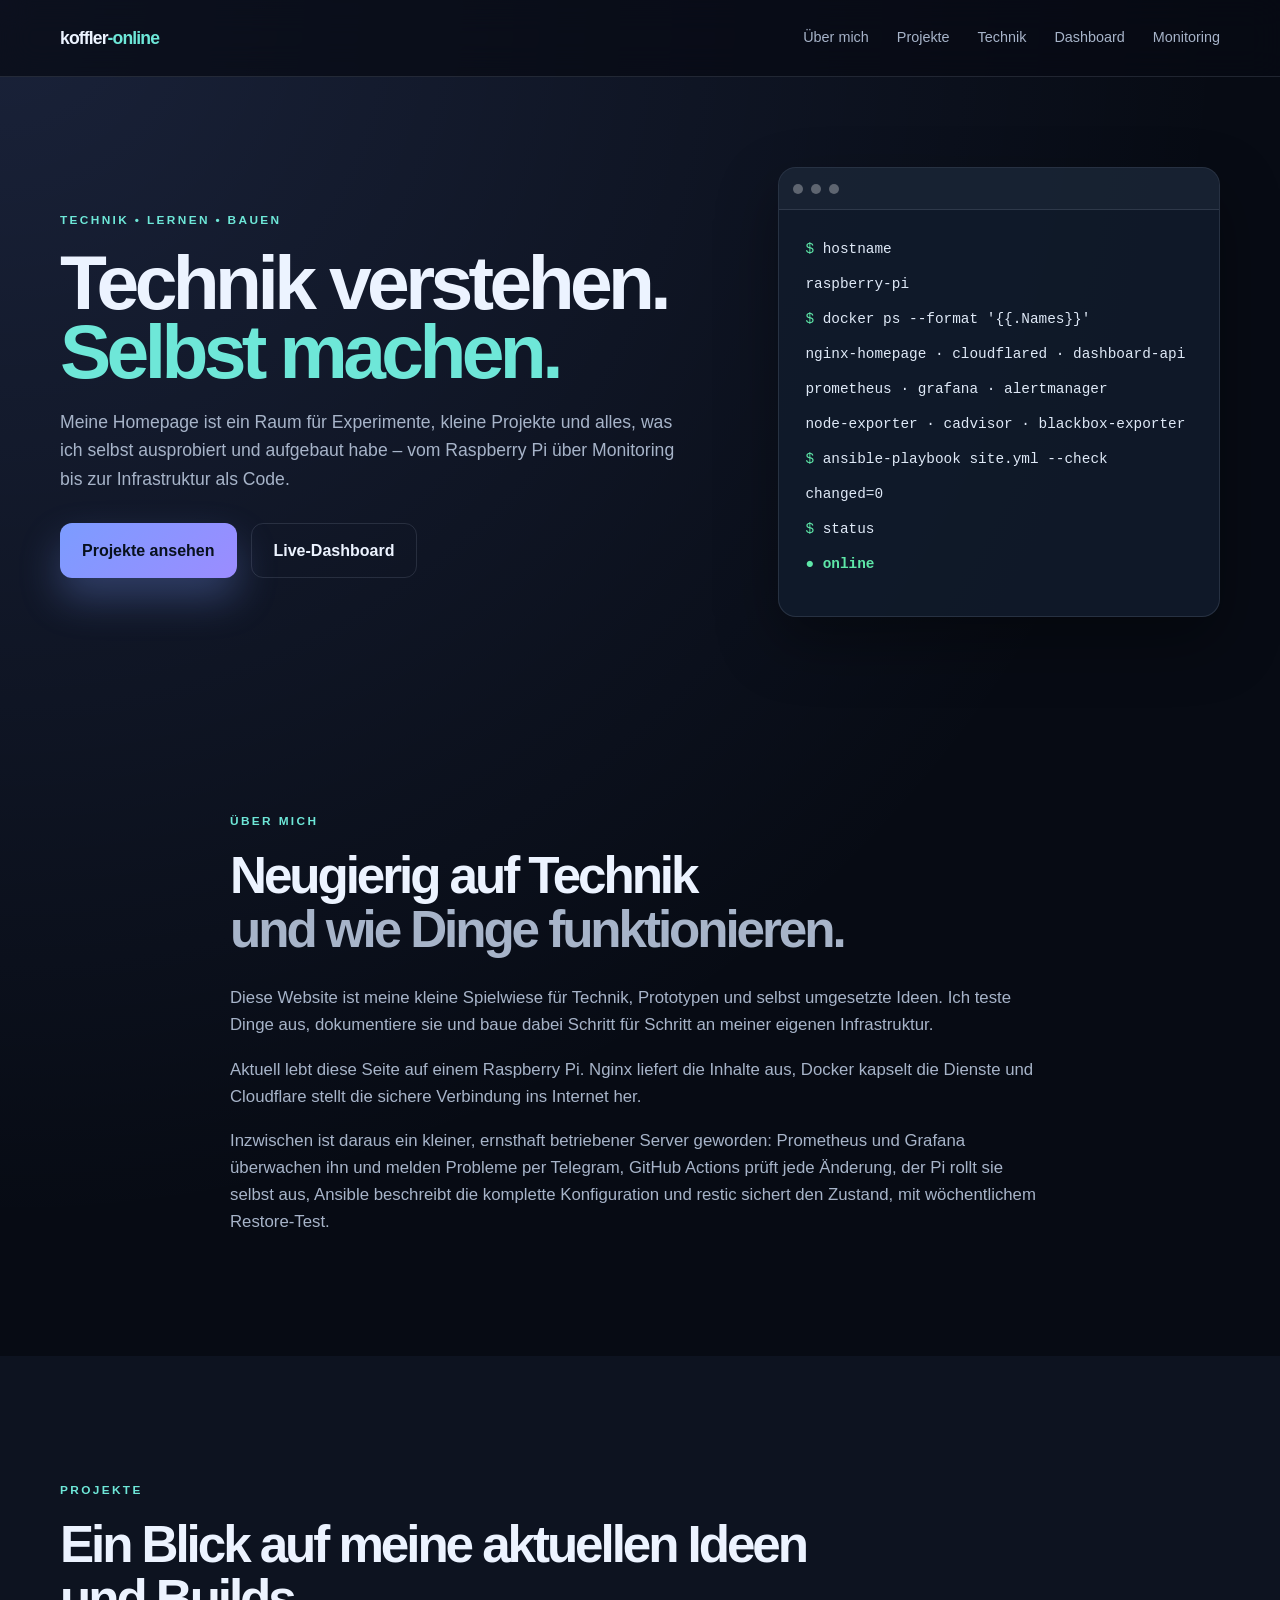
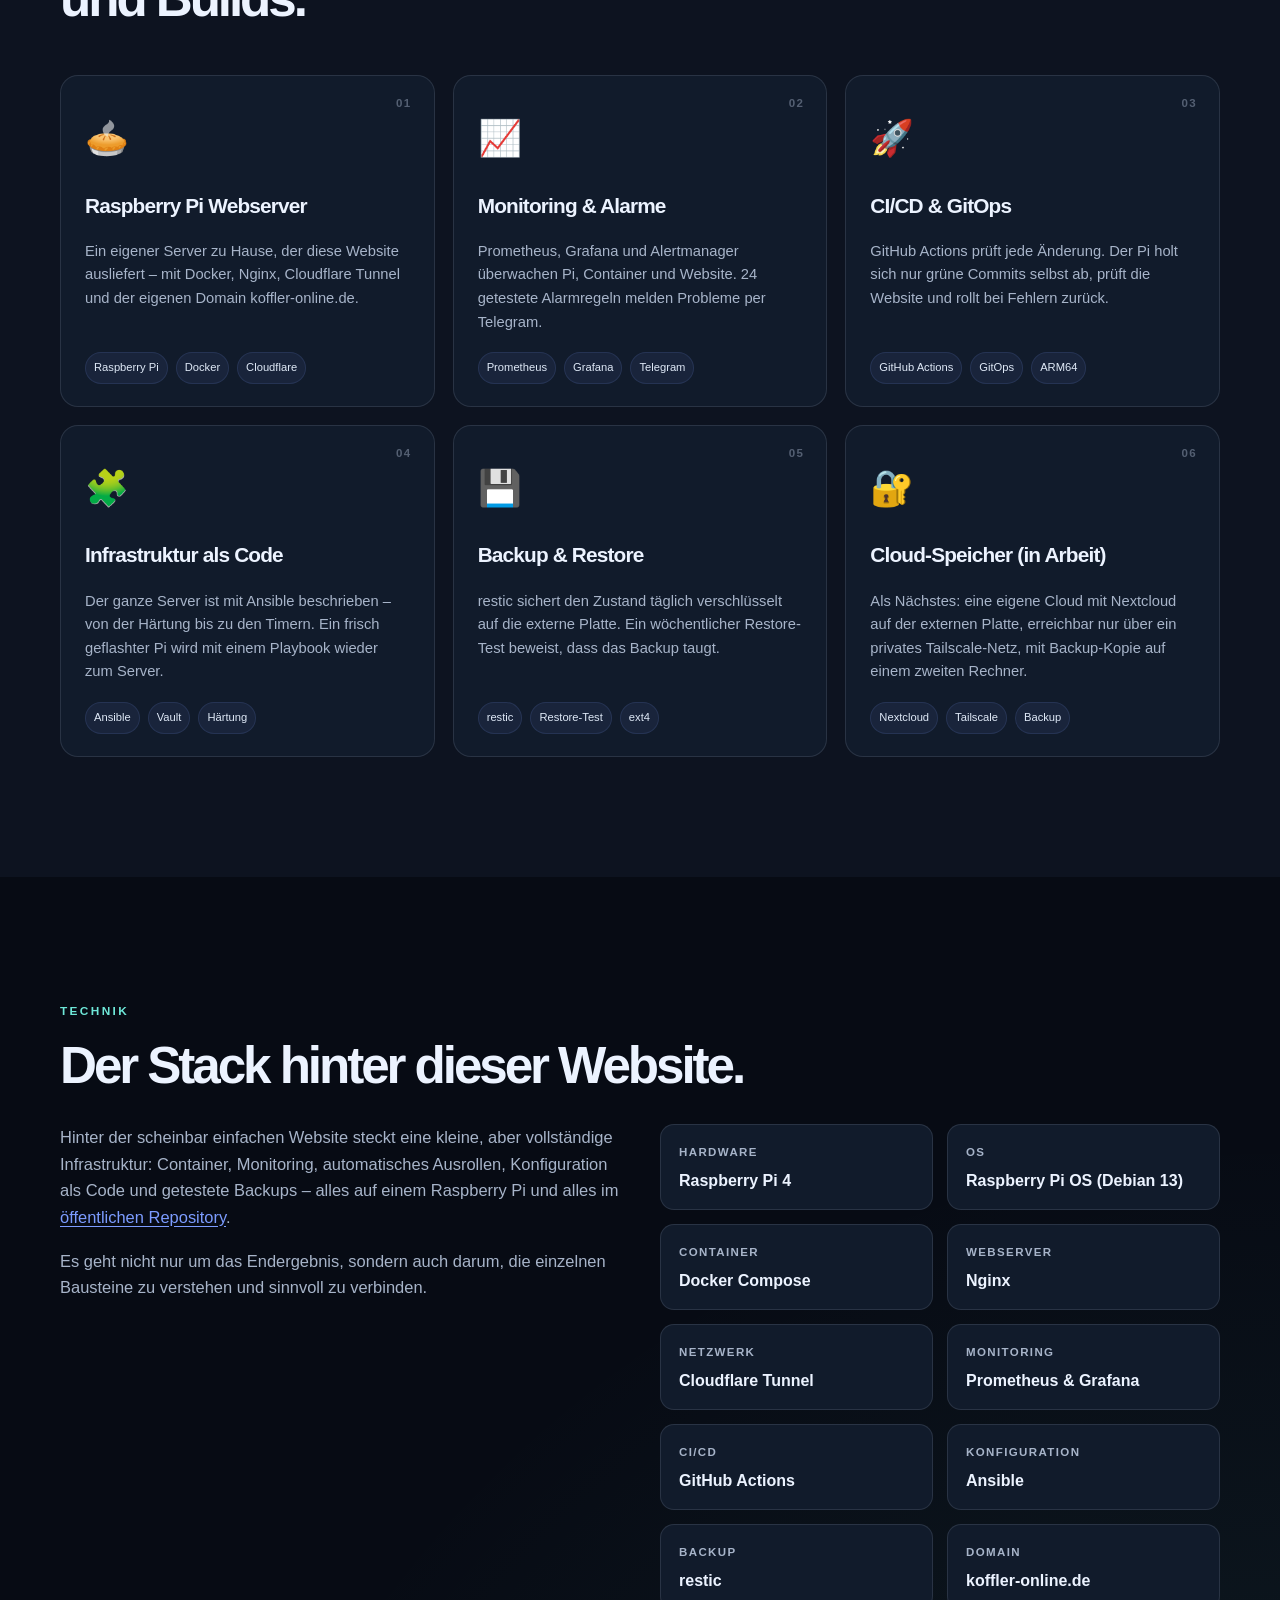
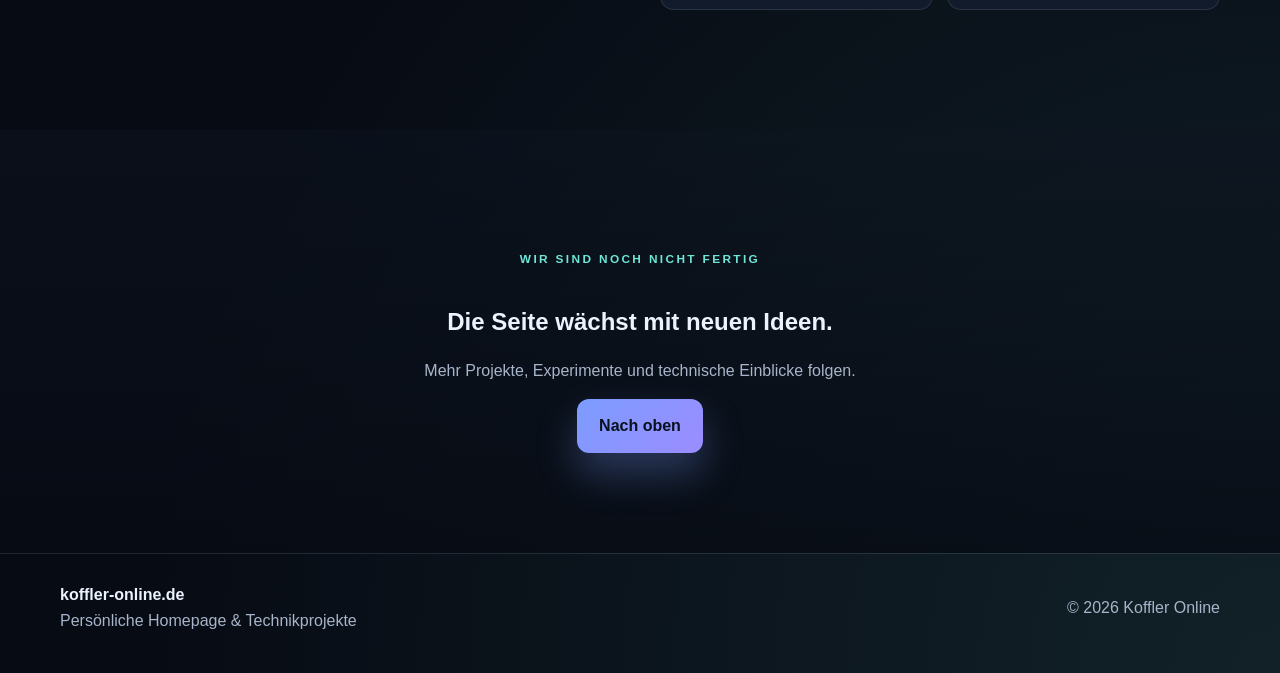
<file: html/index.html>
<!DOCTYPE html>
<html lang="de">
<head>
    <meta charset="UTF-8">
    <meta name="viewport" content="width=device-width, initial-scale=1.0">
    <meta name="description" content="Koffler Online – persönliche Homepage über Technik, Raspberry Pi und eigene Projekte.">
    <title>Koffler Online</title>
    <link rel="stylesheet" href="style.css">
</head>
<body>

    <header class="site-header">
        <div class="container nav">
            <a href="#top" class="logo">koffler<span>-online</span></a>

            <nav class="nav-links" aria-label="Hauptnavigation">
                <a href="#ueber-mich">Über mich</a>
                <a href="#projekte">Projekte</a>
                <a href="#technik">Technik</a>
                <a href="dashboard/">Dashboard</a>
                <a href="/monitoring/">Monitoring</a>
            </nav>
        </div>
    </header>

    <main id="top">

        <section class="hero section-spacing">
            <div class="container hero-grid">
                <div class="hero-copy">
                    <p class="eyebrow">TECHNIK • LERNEN • BAUEN</p>
                    <h1>Technik verstehen.<br><span>Selbst machen.</span></h1>
                    <p class="hero-text">
                        Meine Homepage ist ein Raum für Experimente, kleine Projekte und alles,
                        was ich selbst ausprobiert und aufgebaut habe – vom Raspberry Pi über Monitoring
                        bis zur Infrastruktur als Code.
                    </p>

                    <div class="hero-actions">
                        <a href="#projekte" class="button primary">Projekte ansehen</a>
                        <a href="dashboard/" class="button secondary">Live-Dashboard</a>
                    </div>
                </div>

                <div class="terminal-card" aria-label="Server status">
                    <div class="terminal-bar">
                        <span></span>
                        <span></span>
                        <span></span>
                    </div>

                    <div class="terminal-content">
                        <p><span class="prompt">$</span> hostname</p>
                        <p>raspberry-pi</p>

                        <p><span class="prompt">$</span> docker ps --format '{{.Names}}'</p>
                        <p>nginx-homepage · cloudflared · dashboard-api</p>
                        <p>prometheus · grafana · alertmanager</p>
                        <p>node-exporter · cadvisor · blackbox-exporter</p>

                        <p><span class="prompt">$</span> ansible-playbook site.yml --check</p>
                        <p>changed=0</p>

                        <p><span class="prompt">$</span> status</p>
                        <p class="status-online">● online</p>
                    </div>
                </div>
            </div>
        </section>

        <section id="ueber-mich" class="section">
            <div class="container narrow">
                <p class="section-label">ÜBER MICH</p>
                <h2>Neugierig auf Technik<br><span>und wie Dinge funktionieren.</span></h2>

                <div class="text-blocks">
                    <p>
                        Diese Website ist meine kleine Spielwiese für Technik, Prototypen und selbst
                        umgesetzte Ideen. Ich teste Dinge aus, dokumentiere sie und baue dabei Schritt
                        für Schritt an meiner eigenen Infrastruktur.
                    </p>
                    <p>
                        Aktuell lebt diese Seite auf einem Raspberry Pi. Nginx liefert die Inhalte aus,
                        Docker kapselt die Dienste und Cloudflare stellt die sichere Verbindung ins Internet her.
                    </p>
                    <p>
                        Inzwischen ist daraus ein kleiner, ernsthaft betriebener Server geworden: Prometheus
                        und Grafana überwachen ihn und melden Probleme per Telegram, GitHub Actions prüft jede
                        Änderung, der Pi rollt sie selbst aus, Ansible beschreibt die komplette Konfiguration
                        und restic sichert den Zustand, mit wöchentlichem Restore-Test.
                    </p>
                </div>
            </div>
        </section>

        <section id="projekte" class="section projects-section">
            <div class="container">
                <p class="section-label">PROJEKTE</p>
                <h2>Ein Blick auf meine aktuellen Ideen und Builds.</h2>

                <div class="projects-grid">
                    <a href="projekte/raspberry-pi/index.html#architektur" class="project-card">
                        <div class="project-number">01</div>
                        <div class="project-icon">🥧</div>
                        <h3>Raspberry Pi Webserver</h3>
                        <p>
                            Ein eigener Server zu Hause, der diese Website ausliefert – mit Docker, Nginx, Cloudflare Tunnel und der eigenen Domain koffler-online.de.
                        </p>
                        <div class="tags">
                            <span>Raspberry Pi</span>
                            <span>Docker</span>
                            <span>Cloudflare</span>
                        </div>
                    </a>

                    <a href="projekte/raspberry-pi/index.html#monitoring" class="project-card">
                        <div class="project-number">02</div>
                        <div class="project-icon">📈</div>
                        <h3>Monitoring & Alarme</h3>
                        <p>
                            Prometheus, Grafana und Alertmanager überwachen Pi, Container und Website. 24 getestete Alarmregeln melden Probleme per Telegram.
                        </p>
                        <div class="tags">
                            <span>Prometheus</span>
                            <span>Grafana</span>
                            <span>Telegram</span>
                        </div>
                    </a>

                    <a href="projekte/raspberry-pi/index.html#cicd" class="project-card">
                        <div class="project-number">03</div>
                        <div class="project-icon">🚀</div>
                        <h3>CI/CD & GitOps</h3>
                        <p>
                            GitHub Actions prüft jede Änderung. Der Pi holt sich nur grüne Commits selbst ab, prüft die Website und rollt bei Fehlern zurück.
                        </p>
                        <div class="tags">
                            <span>GitHub Actions</span>
                            <span>GitOps</span>
                            <span>ARM64</span>
                        </div>
                    </a>

                    <a href="projekte/raspberry-pi/index.html#ansible" class="project-card">
                        <div class="project-number">04</div>
                        <div class="project-icon">🧩</div>
                        <h3>Infrastruktur als Code</h3>
                        <p>
                            Der ganze Server ist mit Ansible beschrieben – von der Härtung bis zu den Timern. Ein frisch geflashter Pi wird mit einem Playbook wieder zum Server.
                        </p>
                        <div class="tags">
                            <span>Ansible</span>
                            <span>Vault</span>
                            <span>Härtung</span>
                        </div>
                    </a>

                    <a href="projekte/raspberry-pi/index.html#backup" class="project-card">
                        <div class="project-number">05</div>
                        <div class="project-icon">💾</div>
                        <h3>Backup & Restore</h3>
                        <p>
                            restic sichert den Zustand täglich verschlüsselt auf die externe Platte. Ein wöchentlicher Restore-Test beweist, dass das Backup taugt.
                        </p>
                        <div class="tags">
                            <span>restic</span>
                            <span>Restore-Test</span>
                            <span>ext4</span>
                        </div>
                    </a>

                    <a href="projekte/raspberry-pi/index.html#naechster-schritt" class="project-card">
                        <div class="project-number">06</div>
                        <div class="project-icon">🔐</div>
                        <h3>Cloud-Speicher (in Arbeit)</h3>
                        <p>
                            Als Nächstes: eine eigene Cloud mit Nextcloud auf der externen Platte, erreichbar nur über ein privates Tailscale-Netz, mit Backup-Kopie auf einem zweiten Rechner.
                        </p>
                        <div class="tags">
                            <span>Nextcloud</span>
                            <span>Tailscale</span>
                            <span>Backup</span>
                        </div>
                    </a>
                </div>
            </div>
        </section>

        <section id="technik" class="section">
            <div class="container">
                <p class="section-label">TECHNIK</p>
                <h2>Der Stack hinter dieser Website.</h2>

                <div class="tech-layout">
                    <div class="tech-copy">
                        <p>
                            Hinter der scheinbar einfachen Website steckt eine kleine, aber vollständige
                            Infrastruktur: Container, Monitoring, automatisches Ausrollen, Konfiguration als
                            Code und getestete Backups – alles auf einem Raspberry Pi und alles im
                            <a class="text-link" href="https://github.com/Spartan00ne/raspberry-pi-home-server">öffentlichen Repository</a>.
                        </p>
                        <p>
                            Es geht nicht nur um das Endergebnis, sondern auch darum, die einzelnen Bausteine
                            zu verstehen und sinnvoll zu verbinden.
                        </p>
                    </div>

                    <div class="tech-stack">
                        <div class="tech-item"><strong>Hardware</strong><span>Raspberry Pi 4</span></div>
                        <div class="tech-item"><strong>OS</strong><span>Raspberry Pi OS (Debian 13)</span></div>
                        <div class="tech-item"><strong>Container</strong><span>Docker Compose</span></div>
                        <div class="tech-item"><strong>Webserver</strong><span>Nginx</span></div>
                        <div class="tech-item"><strong>Netzwerk</strong><span>Cloudflare Tunnel</span></div>
                        <div class="tech-item"><strong>Monitoring</strong><span>Prometheus & Grafana</span></div>
                        <div class="tech-item"><strong>CI/CD</strong><span>GitHub Actions</span></div>
                        <div class="tech-item"><strong>Konfiguration</strong><span>Ansible</span></div>
                        <div class="tech-item"><strong>Backup</strong><span>restic</span></div>
                        <div class="tech-item"><strong>Domain</strong><span>koffler-online.de</span></div>
                    </div>
                </div>
            </div>
        </section>

        <section class="cta">
            <div class="container cta-inner">
                <p class="section-label">WIR SIND NOCH NICHT FERTIG</p>
                <h2>Die Seite wächst mit neuen Ideen.</h2>
                <p>Mehr Projekte, Experimente und technische Einblicke folgen.</p>
                <a href="#top" class="button primary">Nach oben</a>
            </div>
        </section>

    </main>

    <footer class="site-footer">
        <div class="container footer-content">
            <div>
                <strong>koffler-online.de</strong>
                <p>Persönliche Homepage & Technikprojekte</p>
            </div>
            <p>© 2026 Koffler Online</p>
        </div>
    </footer>

</body>
</html>
</file>
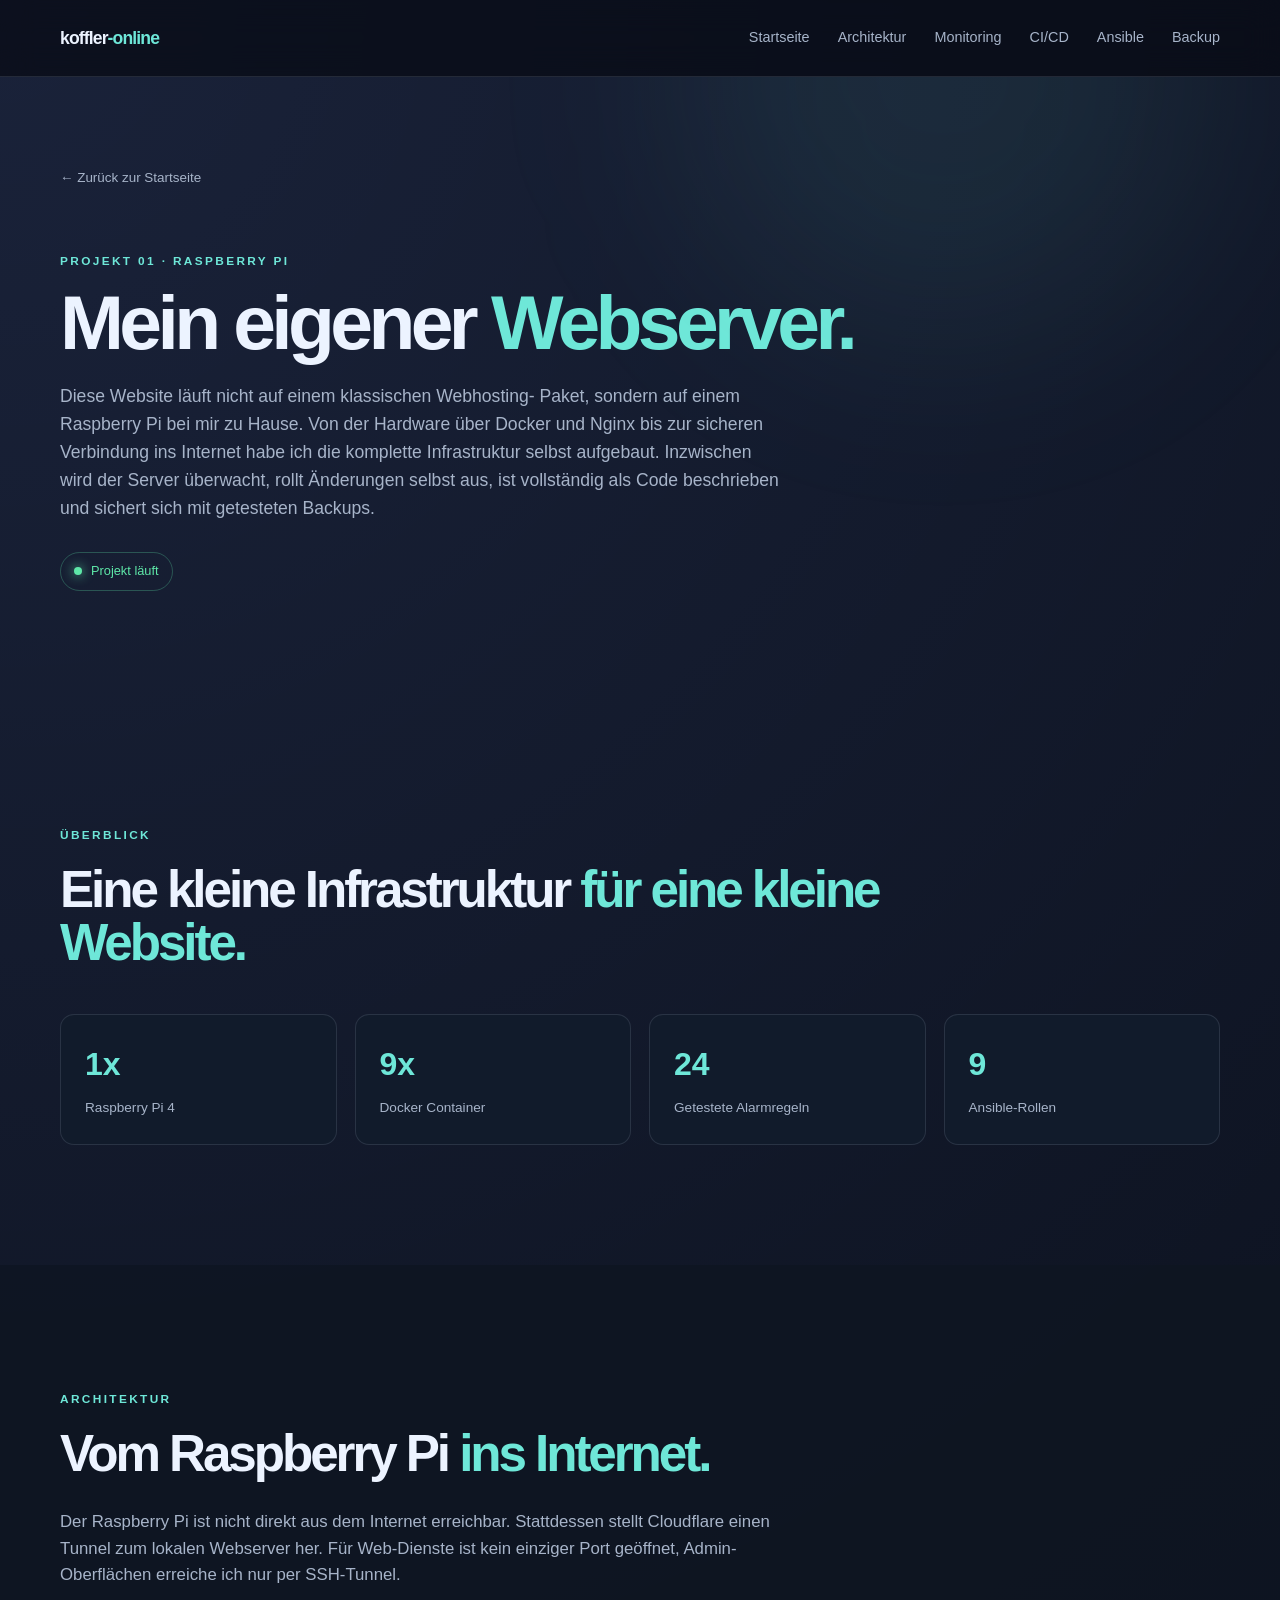
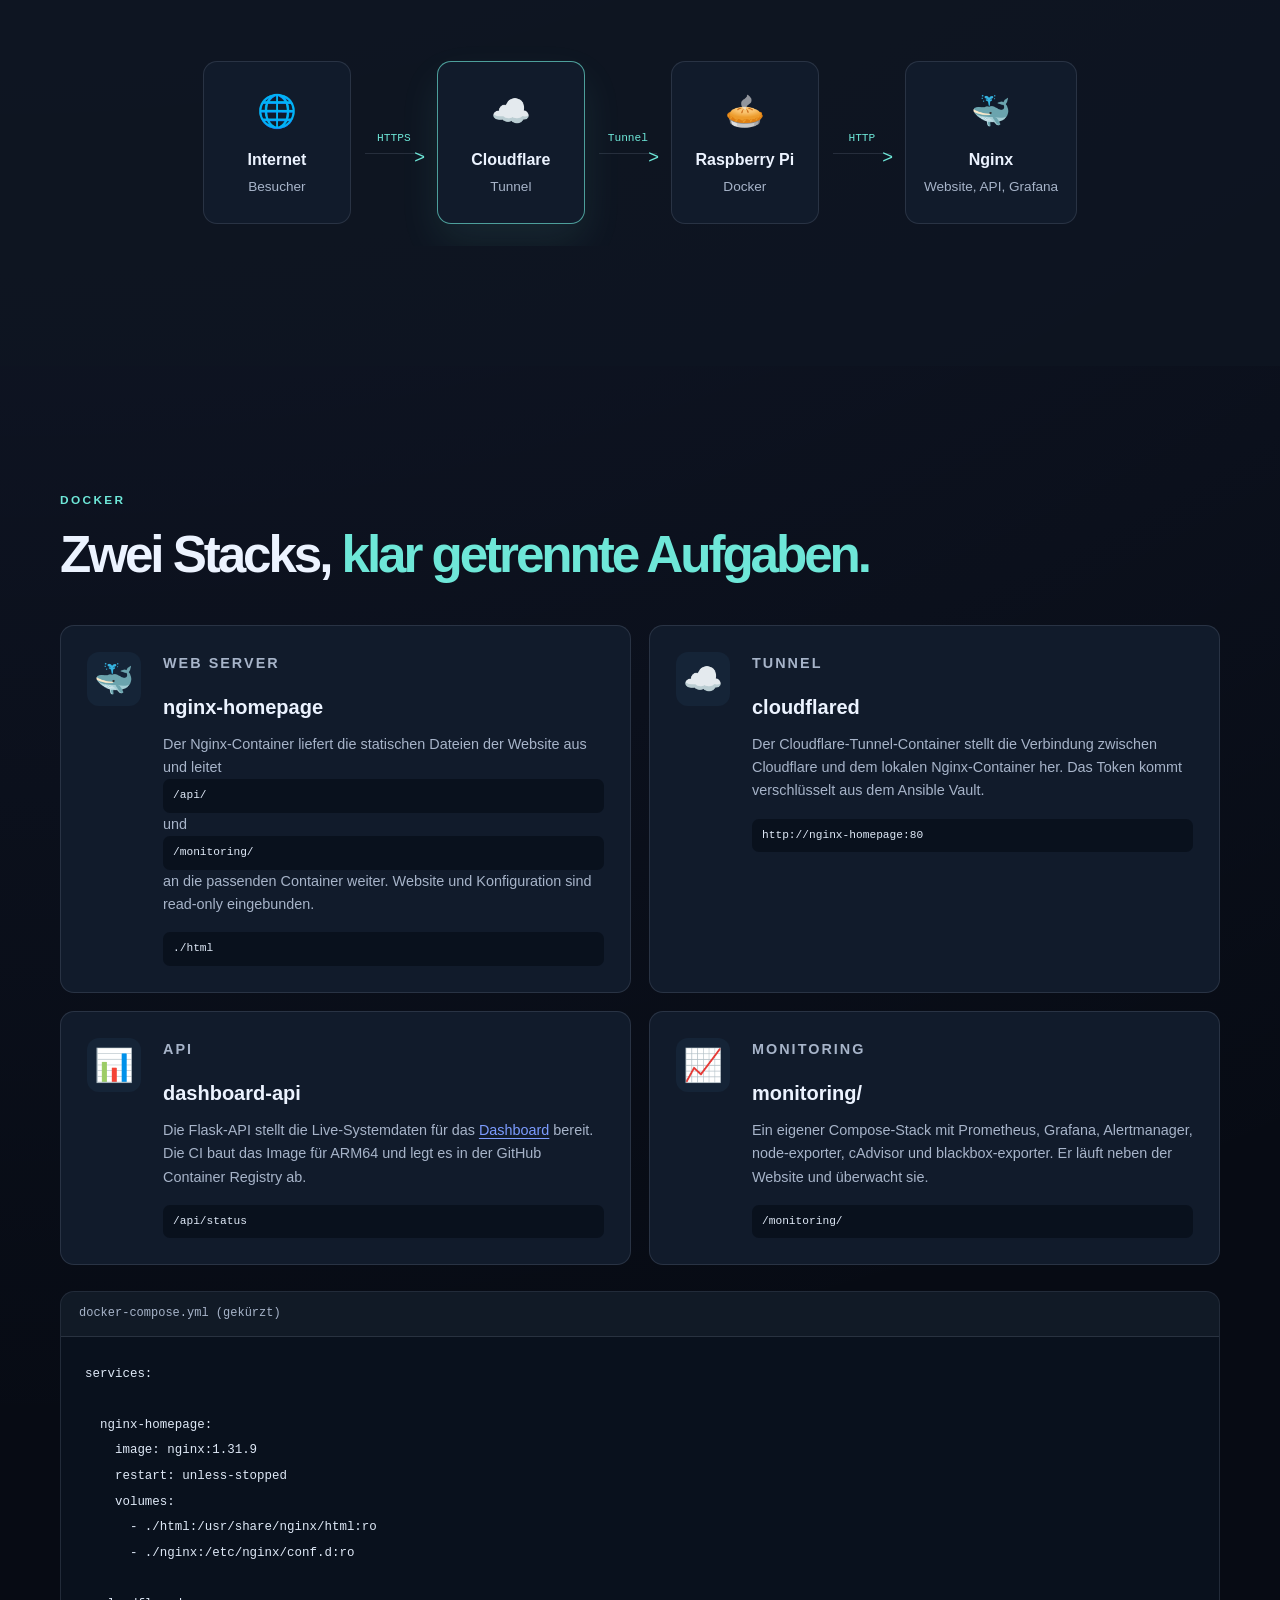
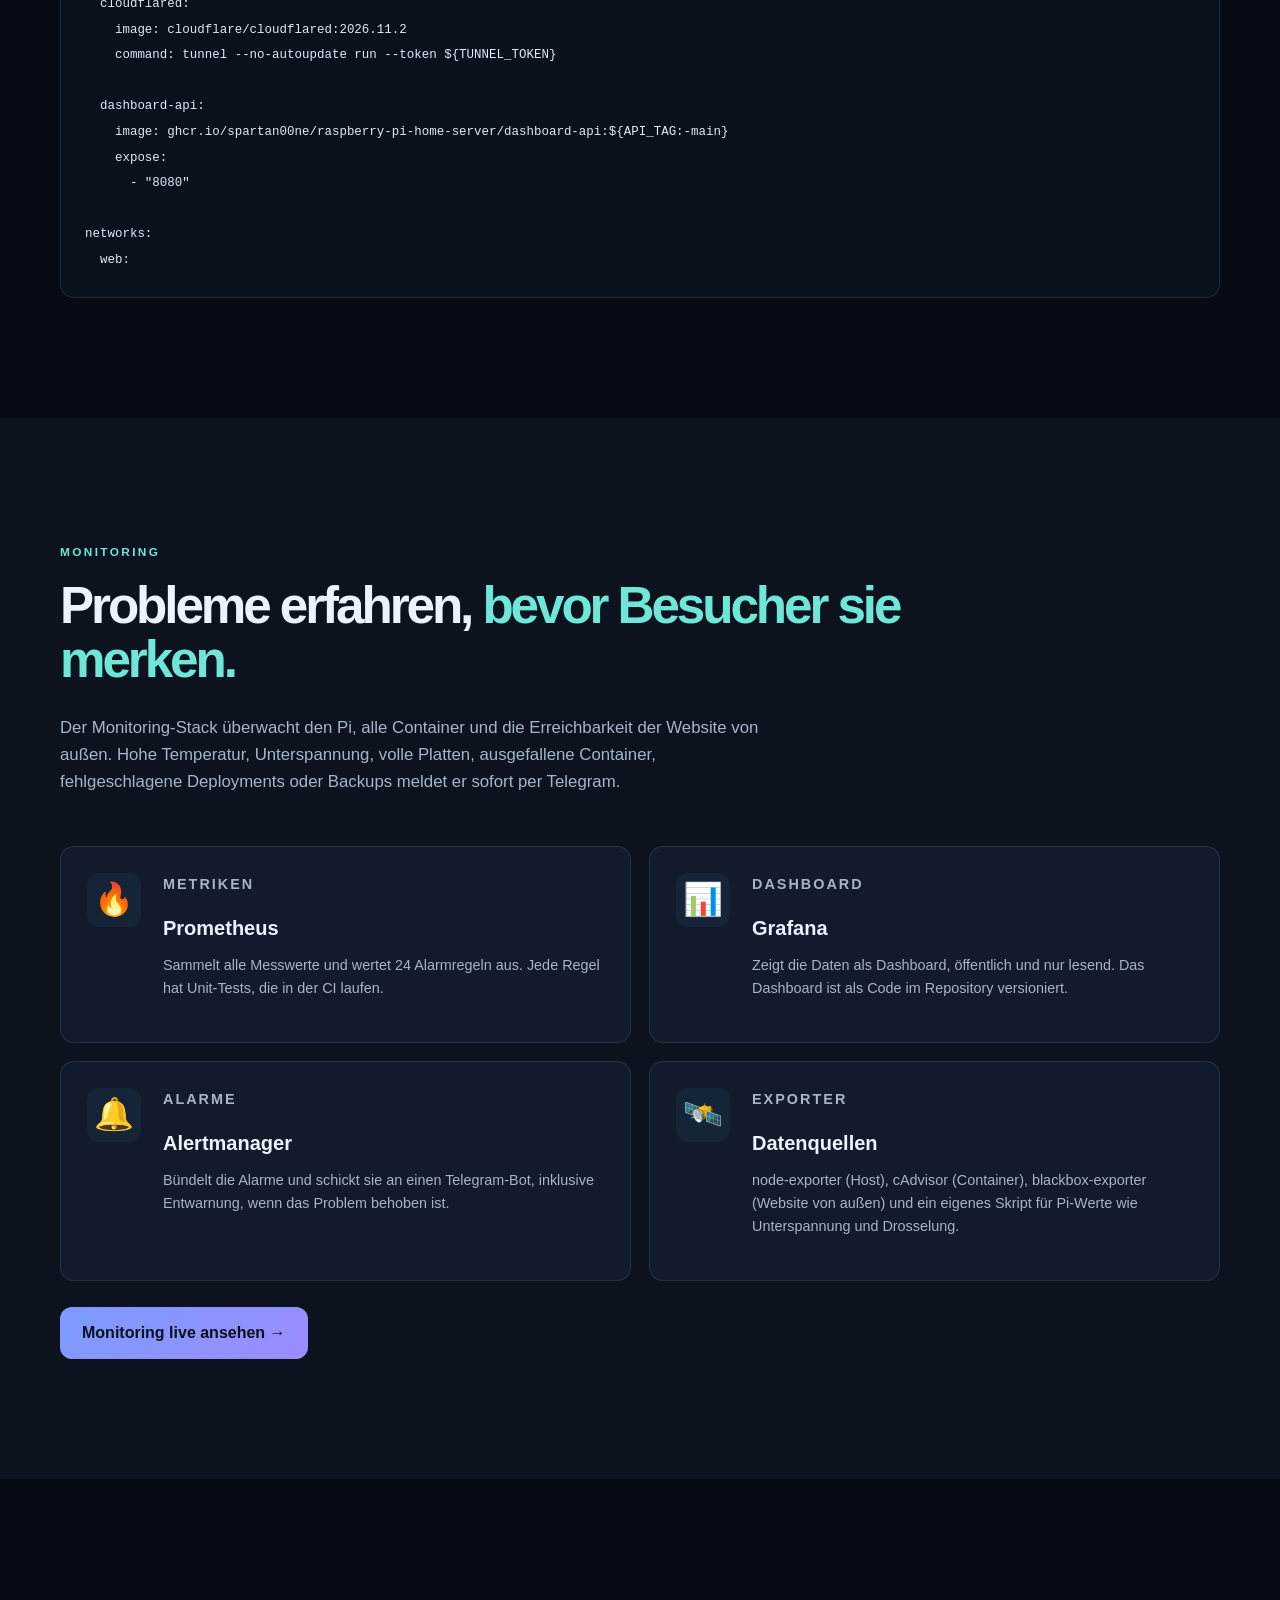
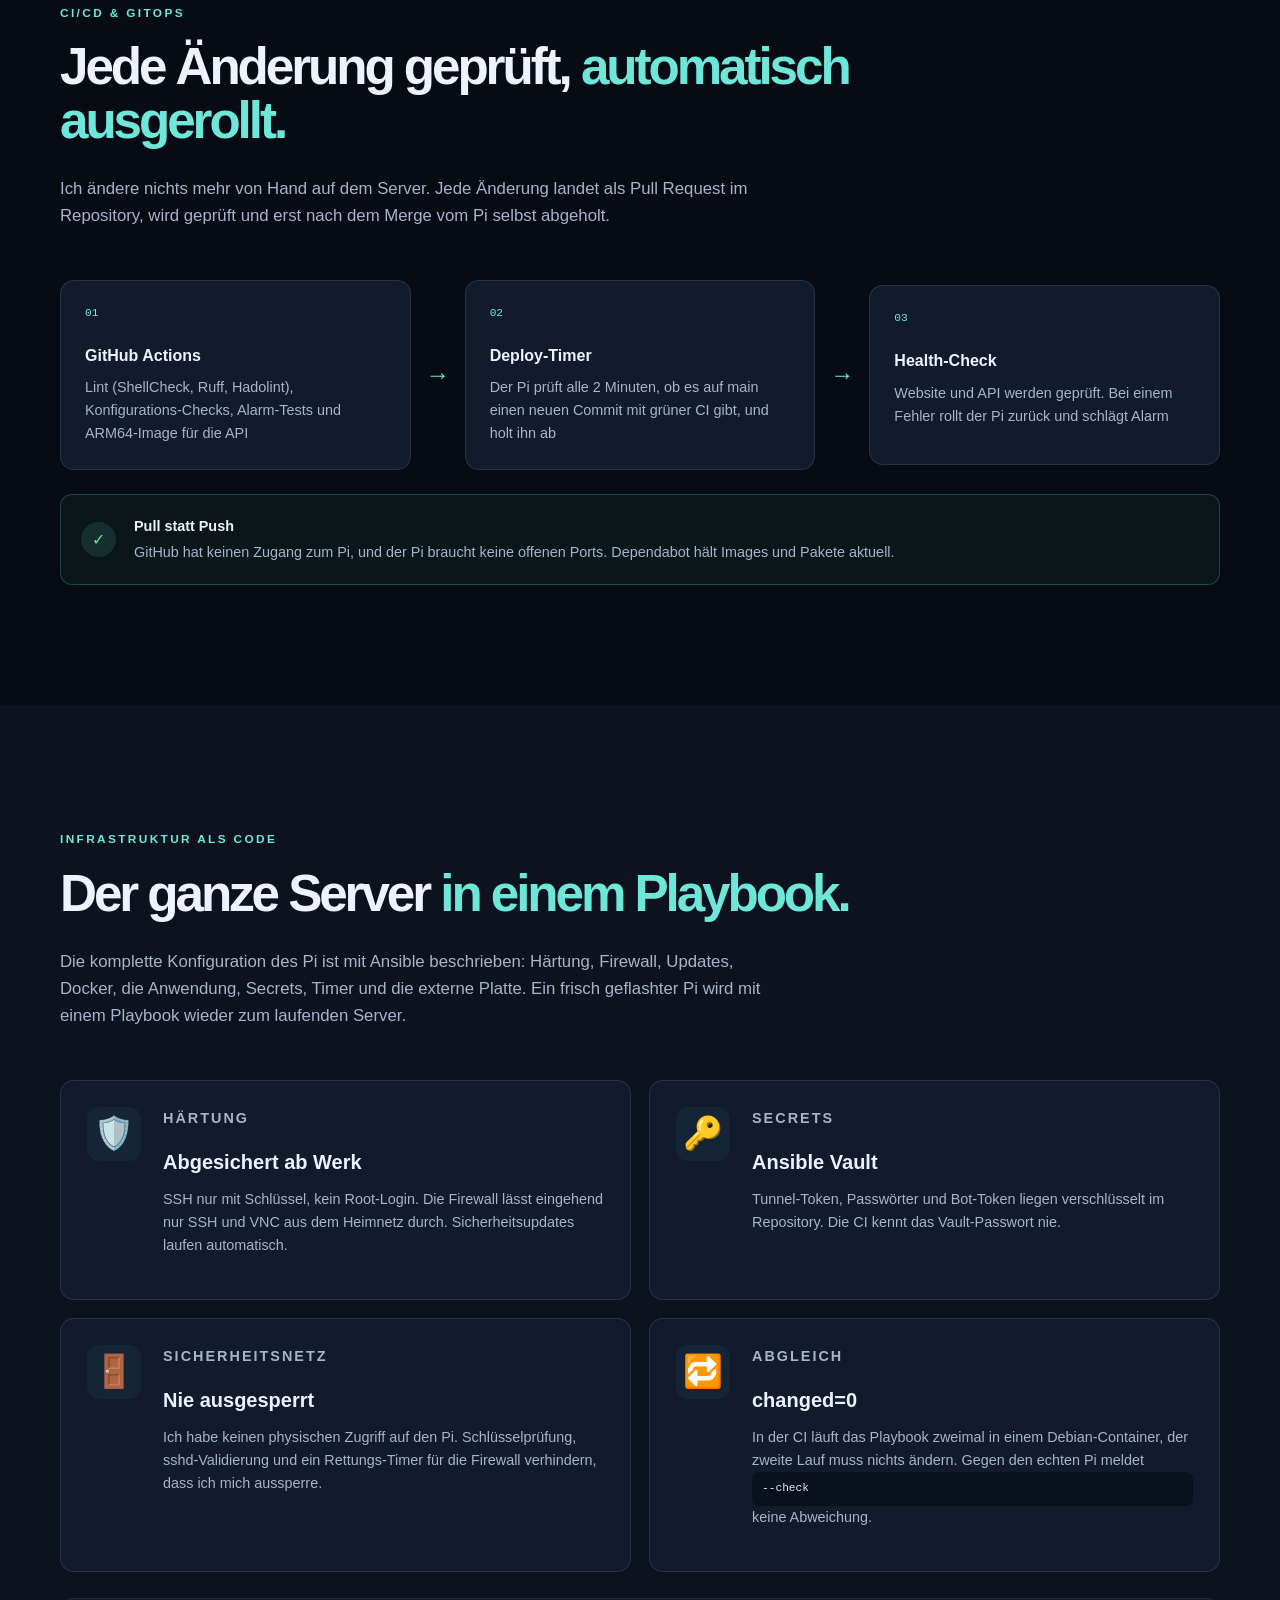
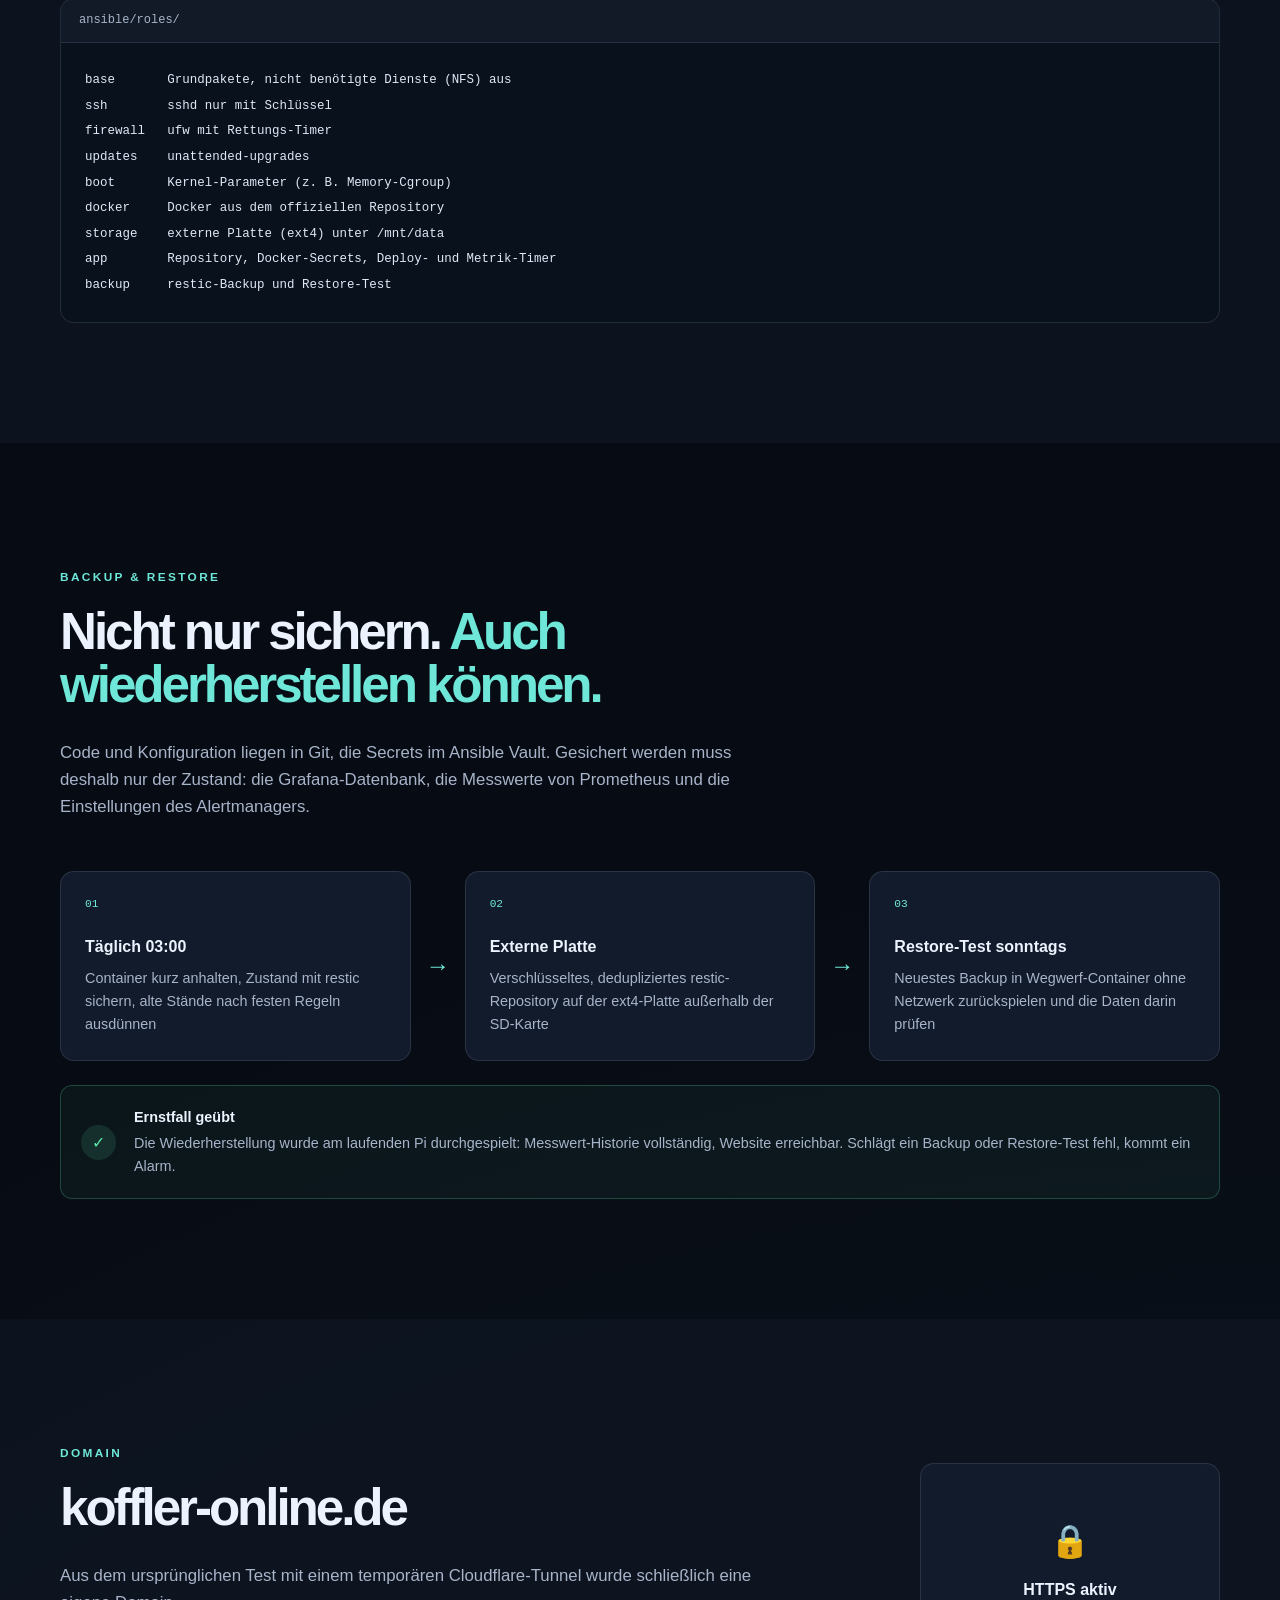
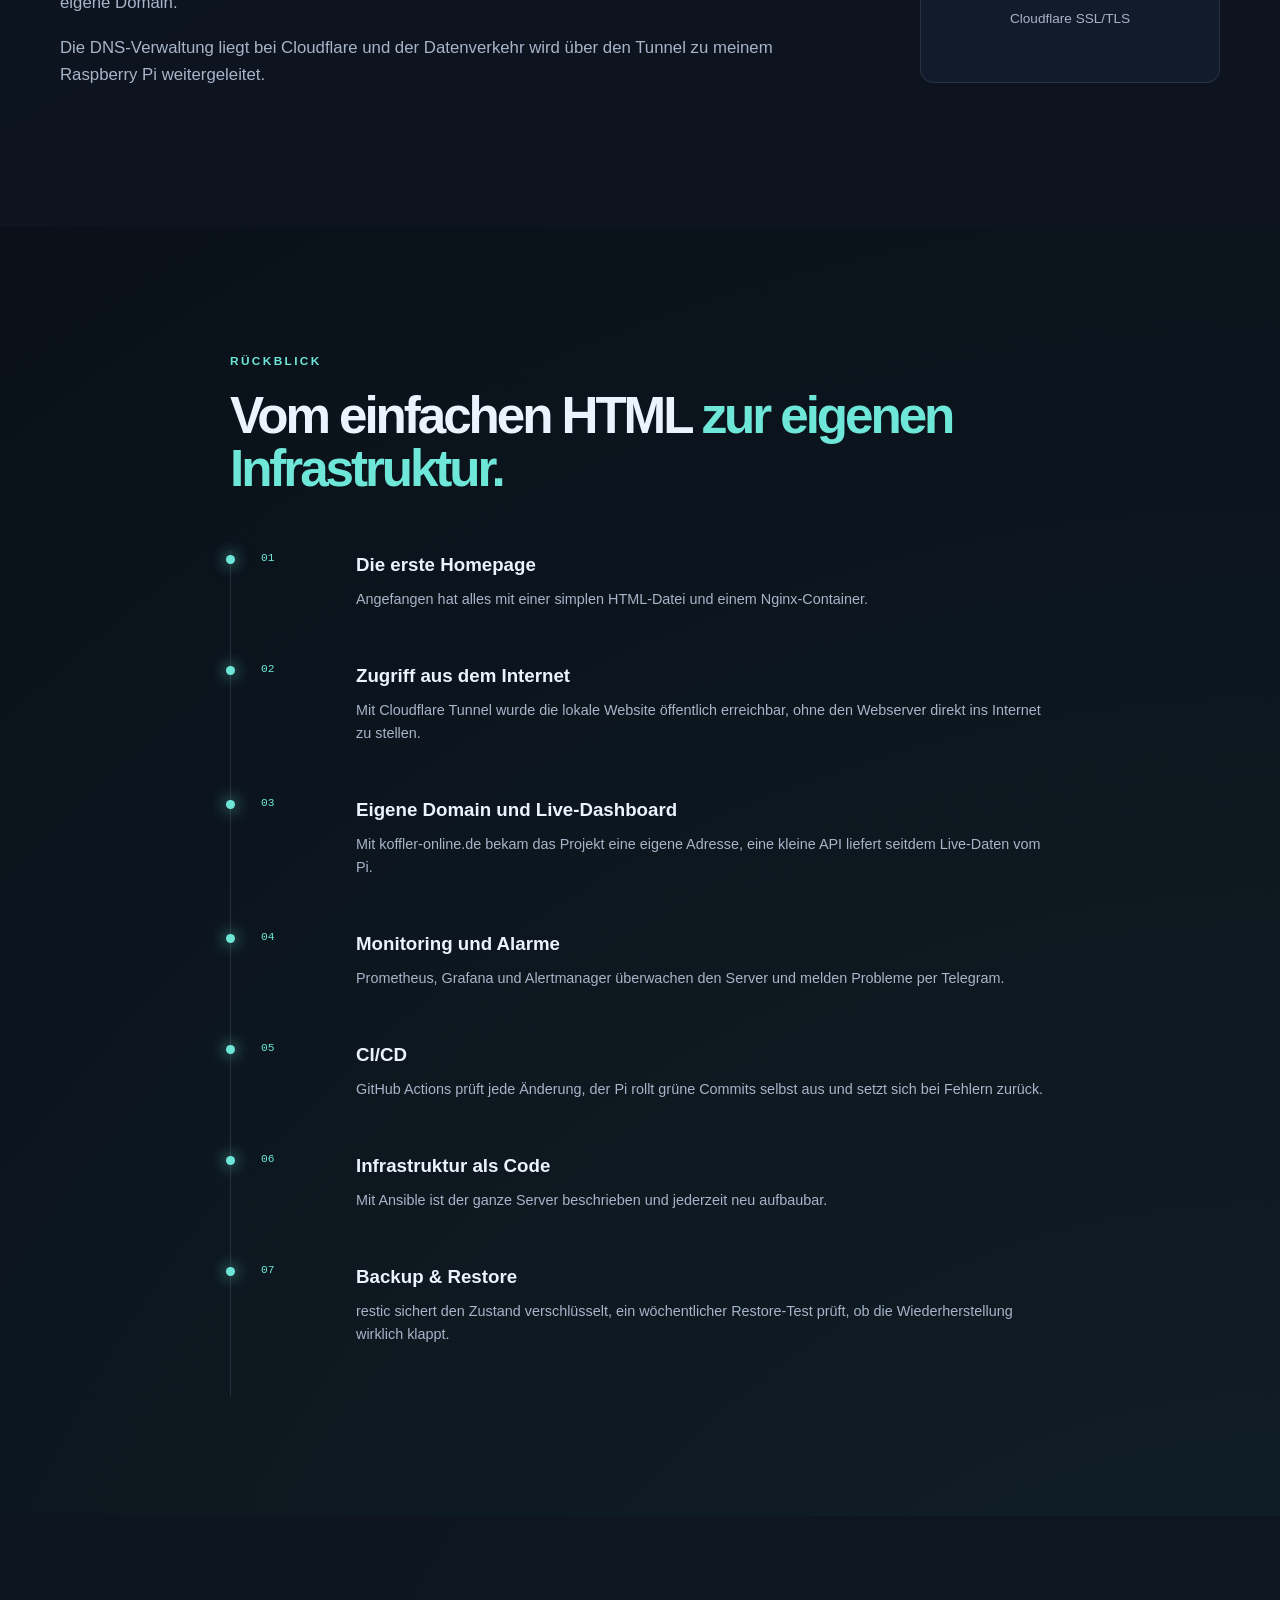
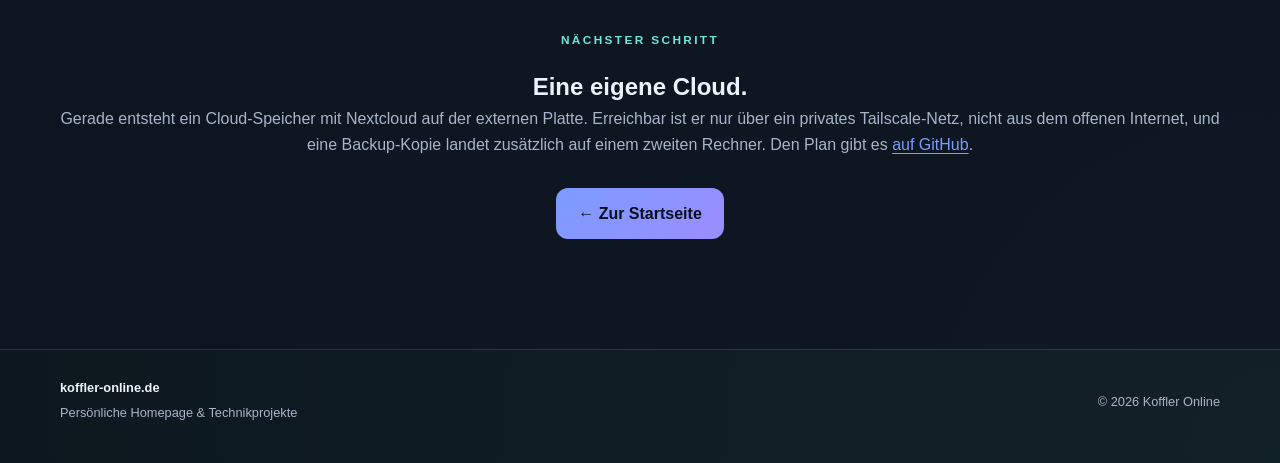
<file: html/projekte/raspberry-pi/index.html>
<!DOCTYPE html>
<html lang="de">
<head>
    <meta charset="UTF-8">
    <meta name="viewport" content="width=device-width, initial-scale=1.0">

    <meta name="description"
          content="Dokumentation meines Raspberry-Pi-Servers mit Docker, Nginx, Cloudflare Tunnel, Monitoring, CI/CD, Ansible und getesteten Backups.">

    <title>Raspberry Pi Webserver | Koffler Online</title>

    <link rel="stylesheet" href="style.css">
</head>

<body>

<header class="header">
    <nav class="nav container">

        <a href="../../index.html" class="logo">
            koffler<span>-online</span>
        </a>

        <div class="nav-links">
            <a href="../../index.html">Startseite</a>
            <a href="#architektur">Architektur</a>
            <a href="#monitoring">Monitoring</a>
            <a href="#cicd">CI/CD</a>
            <a href="#ansible">Ansible</a>
            <a href="#backup">Backup</a>
        </div>

    </nav>
</header>


<main>

    <!-- Hero -->

    <section class="hero">

        <div class="container">

            <a href="/index.html" class="back-link">
                ← Zurück zur Startseite
            </a>

            <p class="eyebrow">
                PROJEKT 01 · RASPBERRY PI
            </p>

            <h1>
                Mein eigener
                <span>Webserver.</span>
            </h1>

            <p class="hero-description">
                Diese Website läuft nicht auf einem klassischen Webhosting-
                Paket, sondern auf einem Raspberry Pi bei mir zu Hause.
                Von der Hardware über Docker und Nginx bis zur sicheren
                Verbindung ins Internet habe ich die komplette Infrastruktur
                selbst aufgebaut. Inzwischen wird der Server überwacht,
                rollt Änderungen selbst aus, ist vollständig als Code
                beschrieben und sichert sich mit getesteten Backups.
            </p>

            <div class="project-status">
                <span class="status-dot"></span>
                Projekt läuft
            </div>

        </div>

    </section>


    <!-- Überblick -->

    <section class="section">

        <div class="container">

            <div class="section-heading">

                <p class="section-label">
                    ÜBERBLICK
                </p>

                <h2>
                    Eine kleine Infrastruktur
                    <span>für eine kleine Website.</span>
                </h2>

            </div>


            <div class="stats">

                <div class="stat">
                    <strong>1x</strong>
                    <span>Raspberry Pi 4</span>
                </div>

                <div class="stat">
                    <strong>9x</strong>
                    <span>Docker Container</span>
                </div>

                <div class="stat">
                    <strong>24</strong>
                    <span>Getestete Alarmregeln</span>
                </div>

                <div class="stat">
                    <strong>9</strong>
                    <span>Ansible-Rollen</span>
                </div>

            </div>

        </div>

    </section>


    <!-- Architektur -->

    <section id="architektur" class="section architecture-section">

        <div class="container">

            <p class="section-label">
                ARCHITEKTUR
            </p>

            <h2>
                Vom Raspberry Pi
                <span>ins Internet.</span>
            </h2>


            <p class="section-intro">
                Der Raspberry Pi ist nicht direkt aus dem Internet erreichbar.
                Stattdessen stellt Cloudflare einen Tunnel zum lokalen
                Webserver her. Für Web-Dienste ist kein einziger Port
                geöffnet, Admin-Oberflächen erreiche ich nur per SSH-Tunnel.
            </p>


            <div class="architecture">

                <div class="architecture-node">

                    <div class="node-icon">
                        🌐
                    </div>

                    <strong>Internet</strong>

                    <span>
                        Besucher
                    </span>

                </div>


                <div class="connection">
                    <span>HTTPS</span>
                    <div></div>
                </div>


                <div class="architecture-node highlight">

                    <div class="node-icon">
                        ☁️
                    </div>

                    <strong>Cloudflare</strong>

                    <span>
                        Tunnel
                    </span>

                </div>


                <div class="connection">
                    <span>Tunnel</span>
                    <div></div>
                </div>


                <div class="architecture-node">

                    <div class="node-icon">
                        🥧
                    </div>

                    <strong>Raspberry Pi</strong>

                    <span>
                        Docker
                    </span>

                </div>


                <div class="connection">
                    <span>HTTP</span>
                    <div></div>
                </div>


                <div class="architecture-node">

                    <div class="node-icon">
                        🐳
                    </div>

                    <strong>Nginx</strong>

                    <span>
                        Website, API, Grafana
                    </span>

                </div>

            </div>

        </div>

    </section>


    <!-- Docker -->

    <section id="aufbau" class="section">

        <div class="container">

            <p class="section-label">
                DOCKER
            </p>

            <h2>
                Zwei Stacks,
                <span>klar getrennte Aufgaben.</span>
            </h2>


            <div class="components">

                <article class="component-card">

                    <div class="component-icon">
                        🐳
                    </div>

                    <div>

                        <p class="component-type">
                            WEB SERVER
                        </p>

                        <h3>
                            nginx-homepage
                        </h3>

                        <p>
                            Der Nginx-Container liefert die statischen
                            Dateien der Website aus und leitet
                            <code>/api/</code> und <code>/monitoring/</code>
                            an die passenden Container weiter. Website und
                            Konfiguration sind read-only eingebunden.
                        </p>

                        <code>
                            ./html
                        </code>

                    </div>

                </article>


                <article class="component-card">

                    <div class="component-icon">
                        ☁️
                    </div>

                    <div>

                        <p class="component-type">
                            TUNNEL
                        </p>

                        <h3>
                            cloudflared
                        </h3>

                        <p>
                            Der Cloudflare-Tunnel-Container stellt die
                            Verbindung zwischen Cloudflare und dem
                            lokalen Nginx-Container her. Das Token
                            kommt verschlüsselt aus dem Ansible Vault.
                        </p>

                        <code>
                            http://nginx-homepage:80
                        </code>

                    </div>

                </article>

                <article class="component-card">

                    <div class="component-icon">
                        📊
                    </div>

                    <div>

                        <p class="component-type">
                            API
                        </p>

                        <h3>
                            dashboard-api
                        </h3>

                        <p>
                            Die Flask-API stellt die Live-Systemdaten
                            für das <a class="text-link" href="/dashboard/">Dashboard</a>
                            bereit. Die CI baut das Image für ARM64 und
                            legt es in der GitHub Container Registry ab.
                        </p>

                        <code>
                            /api/status
                        </code>

                    </div>

                </article>

                <article class="component-card">

                    <div class="component-icon">
                        📈
                    </div>

                    <div>

                        <p class="component-type">
                            MONITORING
                        </p>

                        <h3>
                            monitoring/
                        </h3>

                        <p>
                            Ein eigener Compose-Stack mit Prometheus,
                            Grafana, Alertmanager, node-exporter,
                            cAdvisor und blackbox-exporter. Er läuft
                            neben der Website und überwacht sie.
                        </p>

                        <code>
                            /monitoring/
                        </code>

                    </div>

                </article>

            </div>


            <div class="code-block">

                <div class="code-header">
                    docker-compose.yml (gekürzt)
                </div>

                <pre><code>services:

  nginx-homepage:
    image: nginx:1.31.9
    restart: unless-stopped
    volumes:
      - ./html:/usr/share/nginx/html:ro
      - ./nginx:/etc/nginx/conf.d:ro

  cloudflared:
    image: cloudflare/cloudflared:2026.11.2
    command: tunnel --no-autoupdate run --token ${TUNNEL_TOKEN}

  dashboard-api:
    image: ghcr.io/spartan00ne/raspberry-pi-home-server/dashboard-api:${API_TAG:-main}
    expose:
      - "8080"

networks:
  web:</code></pre>

            </div>

        </div>

    </section>


    <!-- Monitoring -->

    <section id="monitoring" class="section architecture-section">

        <div class="container">

            <p class="section-label">
                MONITORING
            </p>

            <h2>
                Probleme erfahren,
                <span>bevor Besucher sie merken.</span>
            </h2>

            <p class="section-intro">
                Der Monitoring-Stack überwacht den Pi, alle Container und
                die Erreichbarkeit der Website von außen. Hohe Temperatur,
                Unterspannung, volle Platten, ausgefallene Container,
                fehlgeschlagene Deployments oder Backups meldet er sofort
                per Telegram.
            </p>


            <div class="components">

                <article class="component-card">

                    <div class="component-icon">
                        🔥
                    </div>

                    <div>

                        <p class="component-type">
                            METRIKEN
                        </p>

                        <h3>
                            Prometheus
                        </h3>

                        <p>
                            Sammelt alle Messwerte und wertet 24
                            Alarmregeln aus. Jede Regel hat Unit-Tests,
                            die in der CI laufen.
                        </p>

                    </div>

                </article>


                <article class="component-card">

                    <div class="component-icon">
                        📊
                    </div>

                    <div>

                        <p class="component-type">
                            DASHBOARD
                        </p>

                        <h3>
                            Grafana
                        </h3>

                        <p>
                            Zeigt die Daten als Dashboard, öffentlich
                            und nur lesend. Das Dashboard ist als Code
                            im Repository versioniert.
                        </p>

                    </div>

                </article>


                <article class="component-card">

                    <div class="component-icon">
                        🔔
                    </div>

                    <div>

                        <p class="component-type">
                            ALARME
                        </p>

                        <h3>
                            Alertmanager
                        </h3>

                        <p>
                            Bündelt die Alarme und schickt sie an
                            einen Telegram-Bot, inklusive Entwarnung,
                            wenn das Problem behoben ist.
                        </p>

                    </div>

                </article>


                <article class="component-card">

                    <div class="component-icon">
                        🛰️
                    </div>

                    <div>

                        <p class="component-type">
                            EXPORTER
                        </p>

                        <h3>
                            Datenquellen
                        </h3>

                        <p>
                            node-exporter (Host), cAdvisor (Container),
                            blackbox-exporter (Website von außen) und
                            ein eigenes Skript für Pi-Werte wie
                            Unterspannung und Drosselung.
                        </p>

                    </div>

                </article>

            </div>


            <a href="/monitoring/" class="button">
                Monitoring live ansehen →
            </a>

        </div>

    </section>


    <!-- CI/CD -->

    <section id="cicd" class="section">

        <div class="container">

            <p class="section-label">
                CI/CD & GITOPS
            </p>

            <h2>
                Jede Änderung geprüft,
                <span>automatisch ausgerollt.</span>
            </h2>

            <p class="section-intro">
                Ich ändere nichts mehr von Hand auf dem Server. Jede
                Änderung landet als Pull Request im Repository, wird
                geprüft und erst nach dem Merge vom Pi selbst abgeholt.
            </p>


            <div class="backup-flow">

                <div class="backup-step">

                    <span>01</span>

                    <strong>
                        GitHub Actions
                    </strong>

                    <p>
                        Lint (ShellCheck, Ruff, Hadolint),
                        Konfigurations-Checks, Alarm-Tests
                        und ARM64-Image für die API
                    </p>

                </div>


                <div class="backup-arrow">
                    →
                </div>


                <div class="backup-step">

                    <span>02</span>

                    <strong>
                        Deploy-Timer
                    </strong>

                    <p>
                        Der Pi prüft alle 2 Minuten, ob es
                        auf main einen neuen Commit mit
                        grüner CI gibt, und holt ihn ab
                    </p>

                </div>


                <div class="backup-arrow">
                    →
                </div>


                <div class="backup-step">

                    <span>03</span>

                    <strong>
                        Health-Check
                    </strong>

                    <p>
                        Website und API werden geprüft.
                        Bei einem Fehler rollt der Pi
                        zurück und schlägt Alarm
                    </p>

                </div>

            </div>


            <div class="recovery-note">

                <span class="check">
                    ✓
                </span>

                <div>

                    <strong>
                        Pull statt Push
                    </strong>

                    <p>
                        GitHub hat keinen Zugang zum Pi, und der Pi
                        braucht keine offenen Ports. Dependabot hält
                        Images und Pakete aktuell.
                    </p>

                </div>

            </div>

        </div>

    </section>


    <!-- Ansible -->

    <section id="ansible" class="section architecture-section">

        <div class="container">

            <p class="section-label">
                INFRASTRUKTUR ALS CODE
            </p>

            <h2>
                Der ganze Server
                <span>in einem Playbook.</span>
            </h2>

            <p class="section-intro">
                Die komplette Konfiguration des Pi ist mit Ansible
                beschrieben: Härtung, Firewall, Updates, Docker, die
                Anwendung, Secrets, Timer und die externe Platte. Ein frisch
                geflashter Pi wird mit einem Playbook wieder zum laufenden
                Server.
            </p>


            <div class="components">

                <article class="component-card">

                    <div class="component-icon">
                        🛡️
                    </div>

                    <div>

                        <p class="component-type">
                            HÄRTUNG
                        </p>

                        <h3>
                            Abgesichert ab Werk
                        </h3>

                        <p>
                            SSH nur mit Schlüssel, kein Root-Login. Die
                            Firewall lässt eingehend nur SSH und VNC aus dem
                            Heimnetz durch. Sicherheitsupdates laufen
                            automatisch.
                        </p>

                    </div>

                </article>


                <article class="component-card">

                    <div class="component-icon">
                        🔑
                    </div>

                    <div>

                        <p class="component-type">
                            SECRETS
                        </p>

                        <h3>
                            Ansible Vault
                        </h3>

                        <p>
                            Tunnel-Token, Passwörter und Bot-Token liegen
                            verschlüsselt im Repository. Die CI kennt das
                            Vault-Passwort nie.
                        </p>

                    </div>

                </article>


                <article class="component-card">

                    <div class="component-icon">
                        🚪
                    </div>

                    <div>

                        <p class="component-type">
                            SICHERHEITSNETZ
                        </p>

                        <h3>
                            Nie ausgesperrt
                        </h3>

                        <p>
                            Ich habe keinen physischen Zugriff auf den Pi.
                            Schlüsselprüfung, sshd-Validierung und ein
                            Rettungs-Timer für die Firewall verhindern,
                            dass ich mich aussperre.
                        </p>

                    </div>

                </article>


                <article class="component-card">

                    <div class="component-icon">
                        🔁
                    </div>

                    <div>

                        <p class="component-type">
                            ABGLEICH
                        </p>

                        <h3>
                            changed=0
                        </h3>

                        <p>
                            In der CI läuft das Playbook zweimal in einem
                            Debian-Container, der zweite Lauf muss nichts
                            ändern. Gegen den echten Pi meldet
                            <code>--check</code> keine Abweichung.
                        </p>

                    </div>

                </article>

            </div>


            <div class="code-block">

                <div class="code-header">
                    ansible/roles/
                </div>

                <pre><code>base       Grundpakete, nicht benötigte Dienste (NFS) aus
ssh        sshd nur mit Schlüssel
firewall   ufw mit Rettungs-Timer
updates    unattended-upgrades
boot       Kernel-Parameter (z. B. Memory-Cgroup)
docker     Docker aus dem offiziellen Repository
storage    externe Platte (ext4) unter /mnt/data
app        Repository, Docker-Secrets, Deploy- und Metrik-Timer
backup     restic-Backup und Restore-Test</code></pre>

            </div>

        </div>

    </section>


    <!-- Backup -->

    <section id="backup" class="section backup-section">

        <div class="container">

            <p class="section-label">
                BACKUP & RESTORE
            </p>

            <h2>
                Nicht nur sichern.
                <span>Auch wiederherstellen können.</span>
            </h2>

            <p class="section-intro">
                Code und Konfiguration liegen in Git, die Secrets im
                Ansible Vault. Gesichert werden muss deshalb nur der
                Zustand: die Grafana-Datenbank, die Messwerte von
                Prometheus und die Einstellungen des Alertmanagers.
            </p>


            <div class="backup-flow">

                <div class="backup-step">

                    <span>01</span>

                    <strong>
                        Täglich 03:00
                    </strong>

                    <p>
                        Container kurz anhalten, Zustand
                        mit restic sichern, alte Stände
                        nach festen Regeln ausdünnen
                    </p>

                </div>


                <div class="backup-arrow">
                    →
                </div>


                <div class="backup-step">

                    <span>02</span>

                    <strong>
                        Externe Platte
                    </strong>

                    <p>
                        Verschlüsseltes, dedupliziertes
                        restic-Repository auf der ext4-Platte
                        außerhalb der SD-Karte
                    </p>

                </div>


                <div class="backup-arrow">
                    →
                </div>


                <div class="backup-step">

                    <span>03</span>

                    <strong>
                        Restore-Test sonntags
                    </strong>

                    <p>
                        Neuestes Backup in Wegwerf-Container
                        ohne Netzwerk zurückspielen und
                        die Daten darin prüfen
                    </p>

                </div>

            </div>


            <div class="recovery-note">

                <span class="check">
                    ✓
                </span>

                <div>

                    <strong>
                        Ernstfall geübt
                    </strong>

                    <p>
                        Die Wiederherstellung wurde am laufenden Pi
                        durchgespielt: Messwert-Historie vollständig,
                        Website erreichbar. Schlägt ein Backup oder
                        Restore-Test fehl, kommt ein Alarm.
                    </p>

                </div>

            </div>

        </div>

    </section>


    <!-- Domain -->

    <section class="section domain-section">

        <div class="container">

            <div class="domain-content">

                <div>

                    <p class="section-label">
                        DOMAIN
                    </p>

                    <h2>
                        koffler-online.de
                    </h2>

                    <p>
                        Aus dem ursprünglichen Test mit einem temporären
                        Cloudflare-Tunnel wurde schließlich eine eigene
                        Domain.
                    </p>

                    <p>
                        Die DNS-Verwaltung liegt bei Cloudflare und der
                        Datenverkehr wird über den Tunnel zu meinem
                        Raspberry Pi weitergeleitet.
                    </p>

                </div>


                <div class="domain-card">

                    <div class="domain-lock">
                        🔒
                    </div>

                    <strong>
                        HTTPS aktiv
                    </strong>

                    <span>
                        Cloudflare SSL/TLS
                    </span>

                </div>

            </div>

        </div>

    </section>


    <!-- Was ich gelernt habe -->

    <section class="section">

        <div class="container narrow">

            <p class="section-label">
                RÜCKBLICK
            </p>

            <h2>
                Vom einfachen HTML
                <span>zur eigenen Infrastruktur.</span>
            </h2>

            <div class="timeline">

                <div class="timeline-item">

                    <span class="timeline-number">
                        01
                    </span>

                    <div>

                        <h3>
                            Die erste Homepage
                        </h3>

                        <p>
                            Angefangen hat alles mit einer simplen
                            HTML-Datei und einem Nginx-Container.
                        </p>

                    </div>

                </div>


                <div class="timeline-item">

                    <span class="timeline-number">
                        02
                    </span>

                    <div>

                        <h3>
                            Zugriff aus dem Internet
                        </h3>

                        <p>
                            Mit Cloudflare Tunnel wurde die lokale
                            Website öffentlich erreichbar, ohne
                            den Webserver direkt ins Internet zu stellen.
                        </p>

                    </div>

                </div>


                <div class="timeline-item">

                    <span class="timeline-number">
                        03
                    </span>

                    <div>

                        <h3>
                            Eigene Domain und Live-Dashboard
                        </h3>

                        <p>
                            Mit koffler-online.de bekam das Projekt
                            eine eigene Adresse, eine kleine API
                            liefert seitdem Live-Daten vom Pi.
                        </p>

                    </div>

                </div>


                <div class="timeline-item">

                    <span class="timeline-number">
                        04
                    </span>

                    <div>

                        <h3>
                            Monitoring und Alarme
                        </h3>

                        <p>
                            Prometheus, Grafana und Alertmanager
                            überwachen den Server und melden
                            Probleme per Telegram.
                        </p>

                    </div>

                </div>


                <div class="timeline-item">

                    <span class="timeline-number">
                        05
                    </span>

                    <div>

                        <h3>
                            CI/CD
                        </h3>

                        <p>
                            GitHub Actions prüft jede Änderung, der Pi
                            rollt grüne Commits selbst aus und setzt
                            sich bei Fehlern zurück.
                        </p>

                    </div>

                </div>


                <div class="timeline-item">

                    <span class="timeline-number">
                        06
                    </span>

                    <div>

                        <h3>
                            Infrastruktur als Code
                        </h3>

                        <p>
                            Mit Ansible ist der ganze Server
                            beschrieben und jederzeit neu
                            aufbaubar.
                        </p>

                    </div>

                </div>


                <div class="timeline-item">

                    <span class="timeline-number">
                        07
                    </span>

                    <div>

                        <h3>
                            Backup & Restore
                        </h3>

                        <p>
                            restic sichert den Zustand verschlüsselt,
                            ein wöchentlicher Restore-Test prüft, ob
                            die Wiederherstellung wirklich klappt.
                        </p>

                    </div>

                </div>

            </div>

        </div>

    </section>


    <!-- Abschluss -->

    <section id="naechster-schritt" class="cta">

        <div class="container">

            <p class="section-label">
                NÄCHSTER SCHRITT
            </p>

            <h2>
                Eine eigene Cloud.
            </h2>

            <p>
                Gerade entsteht ein Cloud-Speicher mit Nextcloud auf der
                externen Platte. Erreichbar ist er nur über ein privates
                Tailscale-Netz, nicht aus dem offenen Internet, und eine
                Backup-Kopie landet zusätzlich auf einem zweiten Rechner.
                Den Plan gibt es
                <a class="text-link" href="https://github.com/Spartan00ne/raspberry-pi-home-server/issues/20">auf GitHub</a>.
            </p>

            <a href="../../index.html" class="button">
                ← Zur Startseite
            </a>

        </div>

    </section>

</main>


<footer class="footer">

    <div class="container footer-content">

        <div>

            <strong>
                koffler-online.de
            </strong>

            <p>
                Persönliche Homepage & Technikprojekte
            </p>

        </div>

        <p>
            © 2026 Koffler Online
        </p>

    </div>

</footer>

</body>
</html>
</file>
<file: html/style.css>
:root {
    --bg: #070b14;
    --bg-soft: #0e1522;
    --panel: #111b2b;
    --panel-strong: #152437;
    --border: rgba(148, 163, 184, 0.18);
    --text: #ecf3ff;
    --muted: #a7b4c9;
    --soft: #dfe9f7;
    --accent: #7c9cff;
    --accent-strong: #6ee7d8;
    --accent-warm: #9b8cff;
    --success: #5ee7a8;
    --max-width: 1160px;
}

* {
    box-sizing: border-box;
    margin: 0;
    padding: 0;
}

html {
    scroll-behavior: smooth;
}

body {
    background:
        radial-gradient(circle at top left, rgba(124, 156, 255, 0.16), transparent 30%),
        radial-gradient(circle at bottom right, rgba(110, 231, 216, 0.10), transparent 28%),
        var(--bg);
    color: var(--text);
    font-family: Inter, "Segoe UI", sans-serif;
    line-height: 1.6;
}

a {
    color: inherit;
    text-decoration: none;
}

.text-link {
    color: var(--accent);
    text-decoration: underline;
    text-underline-offset: 3px;
}

.text-link:hover,
.text-link:focus-visible {
    color: var(--accent-strong);
}

img {
    max-width: 100%;
    display: block;
}

.container {
    width: min(calc(100% - 32px), var(--max-width));
    margin: 0 auto;
}

.narrow {
    max-width: 820px;
}

.section-spacing {
    padding-top: 40px;
}

.site-header {
    position: sticky;
    top: 0;
    z-index: 20;
    backdrop-filter: blur(16px);
    background: rgba(7, 11, 20, 0.72);
    border-bottom: 1px solid var(--border);
}

.nav {
    height: 76px;
    display: flex;
    align-items: center;
    justify-content: space-between;
}

.logo {
    font-weight: 800;
    font-size: 1.1rem;
    letter-spacing: -0.05em;
}

.logo span {
    color: var(--accent-strong);
}

.nav-links {
    display: flex;
    align-items: center;
    gap: 28px;
    color: var(--muted);
    font-size: 0.9rem;
}

.nav-links a {
    transition: color 0.2s ease;
}

.nav-links a:hover,
.nav-links a:focus-visible {
    color: var(--text);
}

.hero {
    padding: 90px 0 70px;
}

.hero-grid {
    display: grid;
    grid-template-columns: 1.2fr 0.8fr;
    gap: 56px;
    align-items: center;
}

.eyebrow,
.section-label {
    display: inline-block;
    font-size: 0.74rem;
    letter-spacing: 0.2em;
    text-transform: uppercase;
    color: var(--accent-strong);
    margin-bottom: 18px;
    font-weight: 700;
}

.hero h1 {
    font-size: clamp(3.1rem, 6vw, 6rem);
    line-height: 0.9;
    letter-spacing: -0.06em;
    margin-bottom: 22px;
}

.hero h1 span {
    color: var(--accent-strong);
}

.hero-text {
    max-width: 620px;
    color: var(--muted);
    font-size: 1.1rem;
    margin-bottom: 30px;
}

.hero-actions {
    display: flex;
    gap: 14px;
    flex-wrap: wrap;
}

.button {
    display: inline-flex;
    align-items: center;
    justify-content: center;
    padding: 14px 22px;
    border-radius: 12px;
    font-weight: 700;
    transition: transform 0.2s ease, box-shadow 0.2s ease, border-color 0.2s ease;
}

.button:hover,
.button:focus-visible {
    transform: translateY(-2px);
}

.button.primary {
    background: linear-gradient(135deg, var(--accent), var(--accent-warm));
    color: #08111e;
    box-shadow: 0 20px 40px rgba(124, 156, 255, 0.3);
}

.button.secondary {
    background: transparent;
    border: 1px solid var(--border);
    color: var(--text);
}

.terminal-card {
    background: rgba(17, 27, 43, 0.92);
    border: 1px solid var(--border);
    border-radius: 18px;
    overflow: hidden;
    box-shadow: 0 25px 60px rgba(0, 0, 0, 0.35);
}

.terminal-bar {
    height: 42px;
    display: flex;
    align-items: center;
    gap: 8px;
    padding: 0 14px;
    background: rgba(148, 163, 184, 0.06);
    border-bottom: 1px solid var(--border);
}

.terminal-bar span {
    width: 10px;
    height: 10px;
    border-radius: 50%;
    background: rgba(255,255,255,0.3);
}

.terminal-content {
    padding: 28px 26px;
    font-family: "SFMono-Regular", Consolas, monospace;
    color: var(--soft);
    font-size: 0.9rem;
}

.terminal-content p {
    margin-bottom: 12px;
}

.prompt {
    color: var(--success);
}

.status-online {
    color: var(--success);
    font-weight: 700;
}

.section {
    padding: 120px 0;
}

.section h2 {
    max-width: 760px;
    font-size: clamp(2.1rem, 4vw, 3.5rem);
    line-height: 1.05;
    letter-spacing: -0.06em;
    margin-bottom: 28px;
}

.section h2 span {
    color: var(--muted);
}

.text-blocks {
    display: grid;
    gap: 18px;
    color: var(--muted);
    font-size: 1.05rem;
}

.projects-section {
    background: rgba(14, 21, 34, 0.9);
}

.projects-grid {
    display: grid;
    grid-template-columns: repeat(3, minmax(0, 1fr));
    gap: 18px;
    margin-top: 50px;
}

.project-card {
    position: relative;
    display: flex;
    flex-direction: column;
    gap: 18px;
    min-height: 260px;
    padding: 26px 24px 22px;
    background: var(--panel);
    border: 1px solid var(--border);
    border-radius: 18px;
    transition: transform 0.22s ease, border-color 0.22s ease, box-shadow 0.22s ease;
}

.project-card:hover,
.project-card:focus-visible {
    transform: translateY(-4px);
    border-color: rgba(124, 156, 255, 0.7);
    box-shadow: 0 25px 50px rgba(17, 27, 43, 0.5);
}

.project-number {
    position: absolute;
    right: 22px;
    top: 18px;
    font-size: 0.72rem;
    letter-spacing: 0.12em;
    color: rgba(167, 180, 201, 0.45);
    font-weight: 700;
}

.project-icon {
    font-size: 2.2rem;
    margin-top: 8px;
}

.project-card h3 {
    font-size: 1.3rem;
    letter-spacing: -0.04em;
    margin-top: 4px;
}

.project-card p {
    color: var(--muted);
    font-size: 0.92rem;
    flex: 1;
}

.tags {
    display: flex;
    flex-wrap: wrap;
    gap: 8px;
}

.tags span {
    display: inline-flex;
    align-items: center;
    padding: 6px 8px;
    border-radius: 999px;
    background: rgba(124, 156, 255, 0.08);
    border: 1px solid rgba(124, 156, 255, 0.12);
    color: var(--soft);
    font-size: 0.7rem;
}

.tech-layout {
    display: grid;
    grid-template-columns: 1fr 1fr;
    gap: 40px;
    align-items: start;
    margin-top: 32px;
}

.tech-copy {
    color: var(--muted);
    display: grid;
    gap: 18px;
    font-size: 1.03rem;
}

.tech-stack {
    display: grid;
    grid-template-columns: repeat(2, minmax(0, 1fr));
    gap: 14px;
}

.tech-item {
    padding: 18px 18px 16px;
    background: var(--panel);
    border: 1px solid var(--border);
    border-radius: 14px;
    display: flex;
    flex-direction: column;
    gap: 6px;
}

.tech-item strong {
    text-transform: uppercase;
    letter-spacing: 0.12em;
    color: var(--muted);
    font-size: 0.72rem;
}

.tech-item span {
    font-weight: 600;
}

.cta {
    padding: 120px 0 100px;
    text-align: center;
    background: linear-gradient(180deg, rgba(14, 21, 34, 0.4), rgba(7,11,20,0.8));
}

.cta-inner {
    display: grid;
    justify-items: center;
    gap: 16px;
}

.cta p:not(.section-label) {
    color: var(--muted);
    max-width: 560px;
}

.site-footer {
    border-top: 1px solid var(--border);
    padding: 28px 0 40px;
    color: var(--muted);
}

.footer-content {
    display: flex;
    align-items: center;
    justify-content: space-between;
    gap: 20px;
}

.footer-content strong {
    color: var(--text);
}

@media (max-width: 900px) {
    .hero-grid,
    .tech-layout {
        grid-template-columns: 1fr;
    }

    .projects-grid {
        grid-template-columns: repeat(2, minmax(0, 1fr));
    }
}

@media (max-width: 640px) {
    .nav-links {
        display: none;
    }

    .hero {
        padding-top: 60px;
    }

    .hero h1 {
        font-size: 3rem;
    }

    .projects-grid,
    .tech-stack {
        grid-template-columns: 1fr;
    }

    .footer-content {
        flex-direction: column;
        align-items: flex-start;
    }
}
</file>
<file: html/projekte/raspberry-pi/style.css>
:root {
    --bg: #070b14;
    --bg-soft: #0e1522;
    --panel: #111b2b;
    --panel-strong: #152437;
    --border: rgba(148, 163, 184, 0.18);
    --text: #ecf3ff;
    --muted: #a7b4c9;
    --soft: #dfe9f7;
    --accent: #7c9cff;
    --accent-strong: #6ee7d8;
    --accent-warm: #9b8cff;
    --success: #5ee7a8;
    --max-width: 1160px;
}

* {
    box-sizing: border-box;
    margin: 0;
    padding: 0;
}

html {
    scroll-behavior: smooth;
}

body {
    background:
        radial-gradient(circle at top left, rgba(124, 156, 255, 0.16), transparent 30%),
        radial-gradient(circle at bottom right, rgba(110, 231, 216, 0.10), transparent 28%),
        var(--bg);
    color: var(--text);
    font-family: Inter, "Segoe UI", sans-serif;
    line-height: 1.6;
}

a {
    color: inherit;
    text-decoration: none;
}

.text-link {
    color: var(--accent);
    text-decoration: underline;
    text-underline-offset: 3px;
}

.text-link:hover,
.text-link:focus-visible {
    color: var(--accent-strong);
}

.container {
    width: min(calc(100% - 32px), var(--max-width));
    margin: 0 auto;
}

.narrow {
    max-width: 820px;
}

.header {
    position: sticky;
    top: 0;
    z-index: 20;
    backdrop-filter: blur(16px);
    background: rgba(7, 11, 20, 0.72);
    border-bottom: 1px solid var(--border);
}

.nav {
    height: 76px;
    display: flex;
    align-items: center;
    justify-content: space-between;
}

.logo {
    font-weight: 800;
    font-size: 1.1rem;
    letter-spacing: -0.05em;
}

.logo span {
    color: var(--accent-strong);
}

.nav-links {
    display: flex;
    align-items: center;
    gap: 28px;
    color: var(--muted);
    font-size: 0.9rem;
}

.nav-links a {
    transition: color 0.2s ease;
}

.nav-links a:hover,
.nav-links a:focus-visible,
.back-link:hover,
.back-link:focus-visible {
    color: var(--text);
}

.hero {
    position: relative;
    overflow: hidden;
    padding: 90px 0 110px;
}

.hero::after {
    content: "";
    position: absolute;
    width: 520px;
    height: 520px;
    top: -260px;
    right: 6%;
    border-radius: 50%;
    background: rgba(110, 231, 216, 0.08);
    filter: blur(100px);
    pointer-events: none;
}

.back-link {
    display: block;
    width: fit-content;
    margin-bottom: 58px;
    color: var(--muted);
    font-size: 0.84rem;
    font-weight: 500;
    text-decoration: none;
    transition: color 0.2s ease;
}

.eyebrow,
.section-label {
    display: inline-block;
    margin-bottom: 18px;
    color: var(--accent-strong);
    font-size: 0.74rem;
    font-weight: 700;
    letter-spacing: 0.2em;
    text-transform: uppercase;
}

.hero h1 {
    max-width: 900px;
    margin-bottom: 24px;
    font-size: clamp(3.1rem, 6vw, 6rem);
    line-height: 0.9;
    letter-spacing: -0.06em;
}

.hero h1 span,
.section h2 span {
    color: var(--accent-strong);
}

.hero-description {
    max-width: 720px;
    color: var(--muted);
    font-size: 1.1rem;
}

.project-status {
    display: inline-flex;
    align-items: center;
    gap: 9px;
    margin-top: 30px;
    padding: 8px 13px;
    border: 1px solid rgba(94, 231, 168, 0.28);
    border-radius: 999px;
    color: var(--success);
    font-size: 0.8rem;
}

.status-dot {
    width: 8px;
    height: 8px;
    border-radius: 50%;
    background: var(--success);
    box-shadow: 0 0 12px var(--success);
}

.section {
    padding: 120px 0;
}

.architecture-section,
.domain-section,
.cta {
    background: rgba(14, 21, 34, 0.82);
}

.section h2 {
    max-width: 850px;
    margin-bottom: 28px;
    font-size: clamp(2.1rem, 4vw, 3.5rem);
    line-height: 1.05;
    letter-spacing: -0.06em;
}

.section-intro,
.domain-content p:not(.section-label) {
    max-width: 720px;
    margin-bottom: 50px;
    color: var(--muted);
    font-size: 1.05rem;
}

.stats,
.components {
    display: grid;
    gap: 18px;
    margin-top: 44px;
}

.stats {
    grid-template-columns: repeat(4, minmax(0, 1fr));
}

.stat,
.architecture-node,
.component-card,
.domain-card,
.backup-step {
    background: var(--panel);
    border: 1px solid var(--border);
    border-radius: 14px;
}

.stat {
    padding: 24px;
}

.stat strong {
    display: block;
    margin-bottom: 4px;
    color: var(--accent-strong);
    font-size: 2rem;
}

.stat span,
.architecture-node span,
.domain-card span {
    color: var(--muted);
    font-size: 0.85rem;
}

.architecture {
    display: flex;
    align-items: center;
    justify-content: center;
    gap: 14px;
    overflow-x: auto;
    padding: 22px 0;
}

.architecture-node {
    min-width: 148px;
    padding: 24px 18px;
    text-align: center;
}

.architecture-node.highlight {
    border-color: rgba(110, 231, 216, 0.65);
    box-shadow: 0 18px 40px rgba(110, 231, 216, 0.09);
}

.node-icon,
.component-icon,
.domain-lock {
    margin-bottom: 10px;
    font-size: 2rem;
}

.architecture-node strong,
.backup-step strong {
    display: block;
}

.connection {
    display: flex;
    min-width: 58px;
    flex-direction: column;
    align-items: center;
    gap: 5px;
}

.connection span,
.component-type,
.backup-step > span,
.timeline-number {
    color: var(--accent-strong);
    font-family: "SFMono-Regular", Consolas, monospace;
    font-size: 0.7rem;
}

.connection div {
    width: 100%;
    height: 1px;
    background: var(--border);
    position: relative;
}

.connection div::after {
    content: ">";
    position: absolute;
    top: -11px;
    right: -2px;
    color: var(--accent-strong);
    font-size: 1.15rem;
}

.components {
    grid-template-columns: repeat(2, minmax(0, 1fr));
    margin-bottom: 26px;
}

.component-card {
    display: flex;
    gap: 22px;
    padding: 26px;
}

.component-icon {
    display: grid;
    width: 54px;
    height: 54px;
    flex-shrink: 0;
    place-items: center;
    margin: 0;
    border-radius: 12px;
    background: var(--panel-strong);
}

.component-type {
    margin-bottom: 4px;
    font-family: Inter, "Segoe UI", sans-serif;
    font-weight: 700;
    letter-spacing: 0.14em;
}

.component-card h3 {
    margin-bottom: 10px;
    font-size: 1.25rem;
}

.component-card p,
.backup-step p,
.timeline-item p,
.recovery-note p {
    color: var(--muted);
    font-size: 0.9rem;
}

.component-card p {
    margin-bottom: 16px;
}

code,
pre {
    font-family: "SFMono-Regular", Consolas, monospace;
}

.component-card code {
    display: block;
    overflow-x: auto;
    padding: 8px 10px;
    border-radius: 7px;
    background: #09111d;
    color: var(--soft);
    font-size: 0.7rem;
}

.code-block {
    overflow: hidden;
    border: 1px solid var(--border);
    border-radius: 14px;
    background: #09111d;
}

.code-header {
    padding: 12px 18px;
    border-bottom: 1px solid var(--border);
    background: rgba(148, 163, 184, 0.06);
    color: var(--muted);
    font-family: "SFMono-Regular", Consolas, monospace;
    font-size: 0.75rem;
}

pre {
    overflow-x: auto;
    padding: 24px;
}

pre code {
    color: var(--soft);
    font-size: 0.78rem;
    line-height: 1.7;
}

.domain-content {
    display: grid;
    grid-template-columns: 1fr 300px;
    gap: 70px;
    align-items: center;
}

.domain-content p:not(.section-label) {
    margin-bottom: 18px;
}

.domain-card {
    display: flex;
    min-height: 220px;
    flex-direction: column;
    align-items: center;
    justify-content: center;
}

.domain-card strong {
    margin-bottom: 5px;
}

.backup-flow {
    display: grid;
    grid-template-columns: 1fr auto 1fr auto 1fr;
    align-items: center;
    gap: 15px;
    margin-top: 44px;
}

.backup-step {
    min-height: 180px;
    padding: 24px;
}

.backup-step > span {
    display: block;
    margin-bottom: 20px;
}

.backup-step strong {
    margin-bottom: 8px;
}

.backup-arrow {
    color: var(--accent-strong);
    font-size: 1.5rem;
}

.recovery-note {
    display: flex;
    align-items: center;
    gap: 18px;
    margin-top: 24px;
    padding: 20px;
    border: 1px solid rgba(94, 231, 168, 0.24);
    border-radius: 12px;
    background: rgba(94, 231, 168, 0.05);
}

.check {
    display: grid;
    width: 35px;
    height: 35px;
    flex-shrink: 0;
    place-items: center;
    border-radius: 50%;
    background: rgba(94, 231, 168, 0.12);
    color: var(--success);
}

.recovery-note strong {
    display: block;
    margin-bottom: 3px;
    font-size: 0.9rem;
}

.timeline {
    margin-top: 54px;
    border-left: 1px solid var(--border);
}

.timeline-item {
    display: grid;
    grid-template-columns: 70px 1fr;
    gap: 25px;
    position: relative;
    padding: 0 0 50px 30px;
}

.timeline-item::before {
    content: "";
    position: absolute;
    top: 5px;
    left: -5px;
    width: 9px;
    height: 9px;
    border-radius: 50%;
    background: var(--accent-strong);
    box-shadow: 0 0 15px var(--accent-strong);
}

.timeline-item h3 {
    margin-bottom: 8px;
}

.cta {
    padding: 110px 0;
    text-align: center;
}

.cta h2 {
    margin-right: auto;
    margin-left: auto;
}

.cta p:not(.section-label) {
    margin-bottom: 30px;
    color: var(--muted);
}

.button {
    display: inline-flex;
    align-items: center;
    justify-content: center;
    padding: 13px 22px;
    border-radius: 12px;
    background: linear-gradient(135deg, var(--accent), var(--accent-warm));
    color: #08111e;
    font-weight: 700;
    transition: transform 0.2s ease, box-shadow 0.2s ease;
}

.button:hover,
.button:focus-visible {
    transform: translateY(-2px);
    box-shadow: 0 16px 32px rgba(124, 156, 255, 0.25);
}

.footer {
    padding: 28px 0 40px;
    border-top: 1px solid var(--border);
    color: var(--muted);
    font-size: 0.8rem;
}

.footer-content {
    display: flex;
    align-items: center;
    justify-content: space-between;
    gap: 20px;
}

.footer strong {
    color: var(--text);
}

.footer p {
    margin-top: 4px;
}

@media (max-width: 900px) {
    .stats {
        grid-template-columns: repeat(2, minmax(0, 1fr));
    }

    .components,
    .domain-content {
        grid-template-columns: 1fr;
    }

    .backup-flow {
        grid-template-columns: 1fr;
    }

    .backup-arrow {
        transform: rotate(90deg);
        text-align: center;
    }
}

@media (max-width: 600px) {
    .container {
        width: min(calc(100% - 28px), var(--max-width));
    }

    .nav-links {
        display: none;
    }

    .hero {
        padding: 70px 0 90px;
    }

    .back-link {
        margin-bottom: 50px;
    }

    .hero h1 {
        font-size: 3.4rem;
    }

    .section {
        padding: 80px 0;
    }

    .stats {
        grid-template-columns: 1fr;
    }

    .architecture {
        justify-content: flex-start;
    }

    .component-card {
        flex-direction: column;
    }

    .footer-content {
        flex-direction: column;
        align-items: flex-start;
    }
}
</file>
